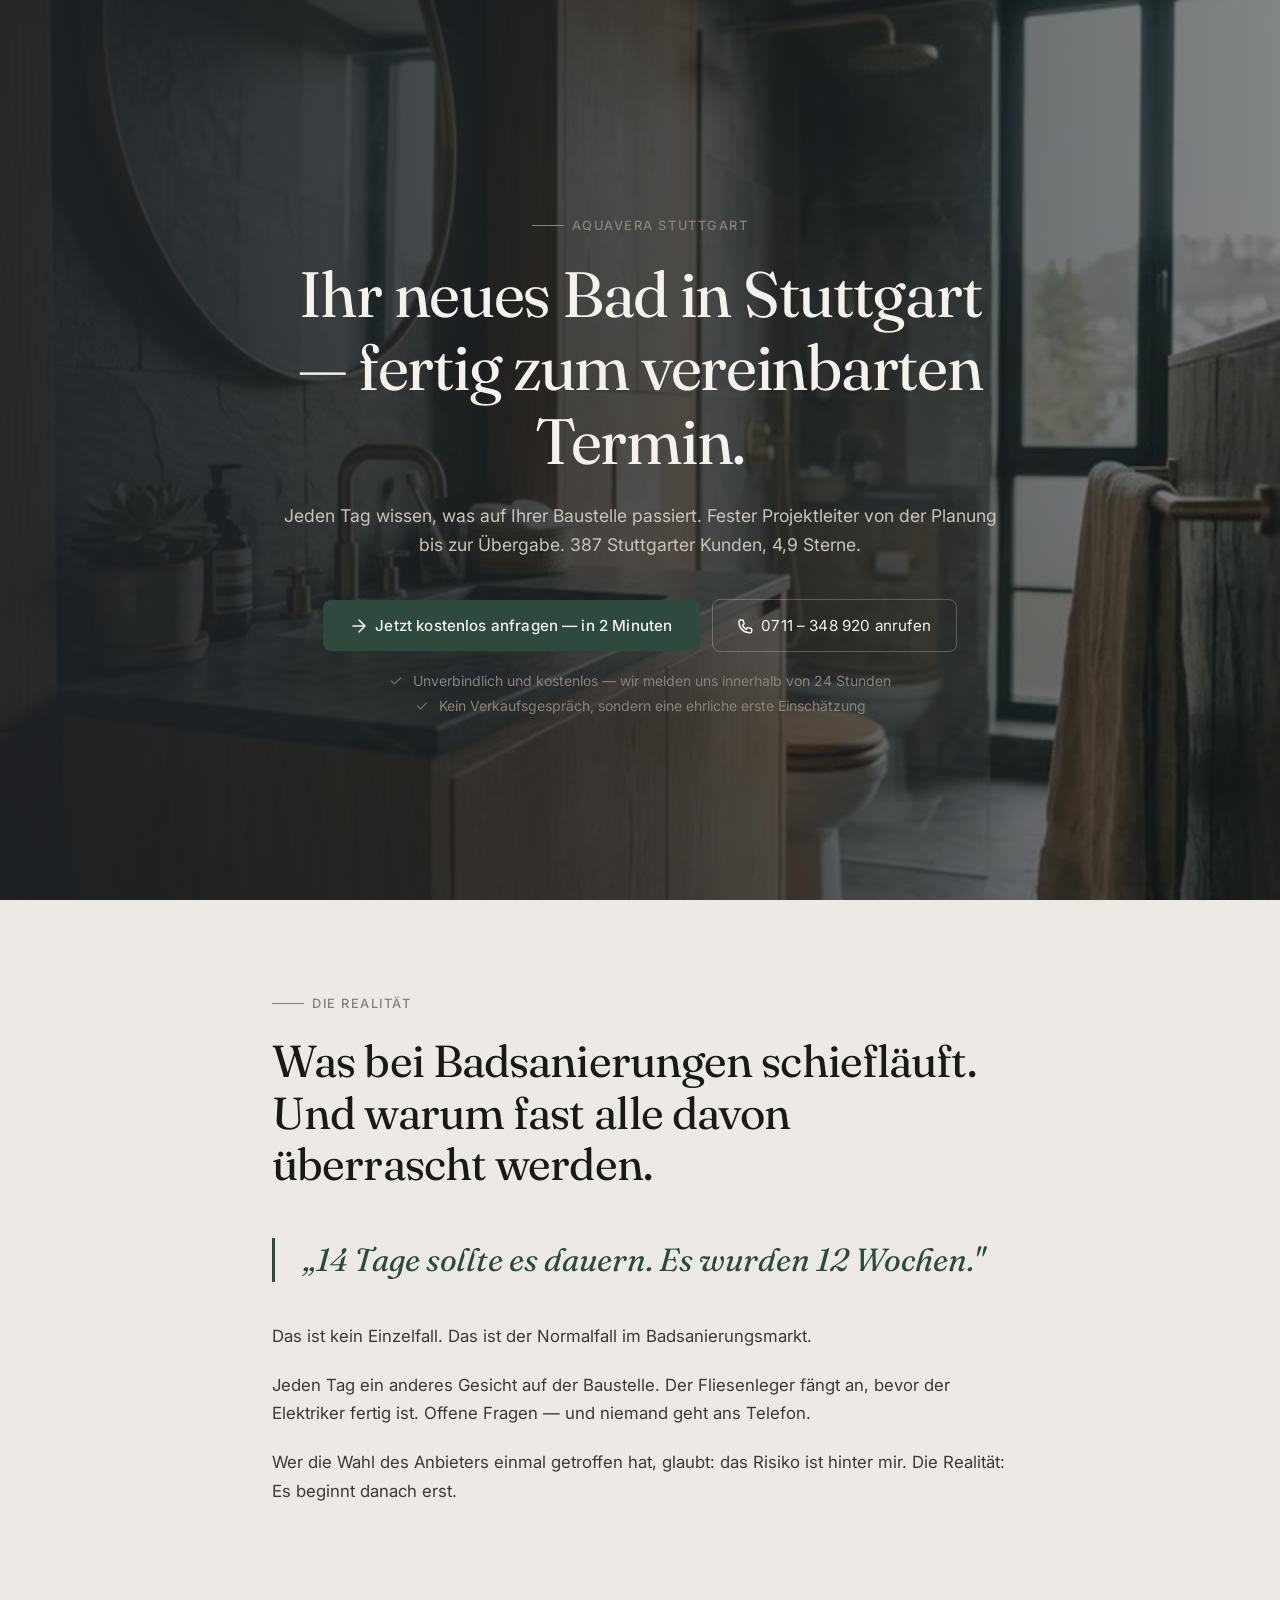
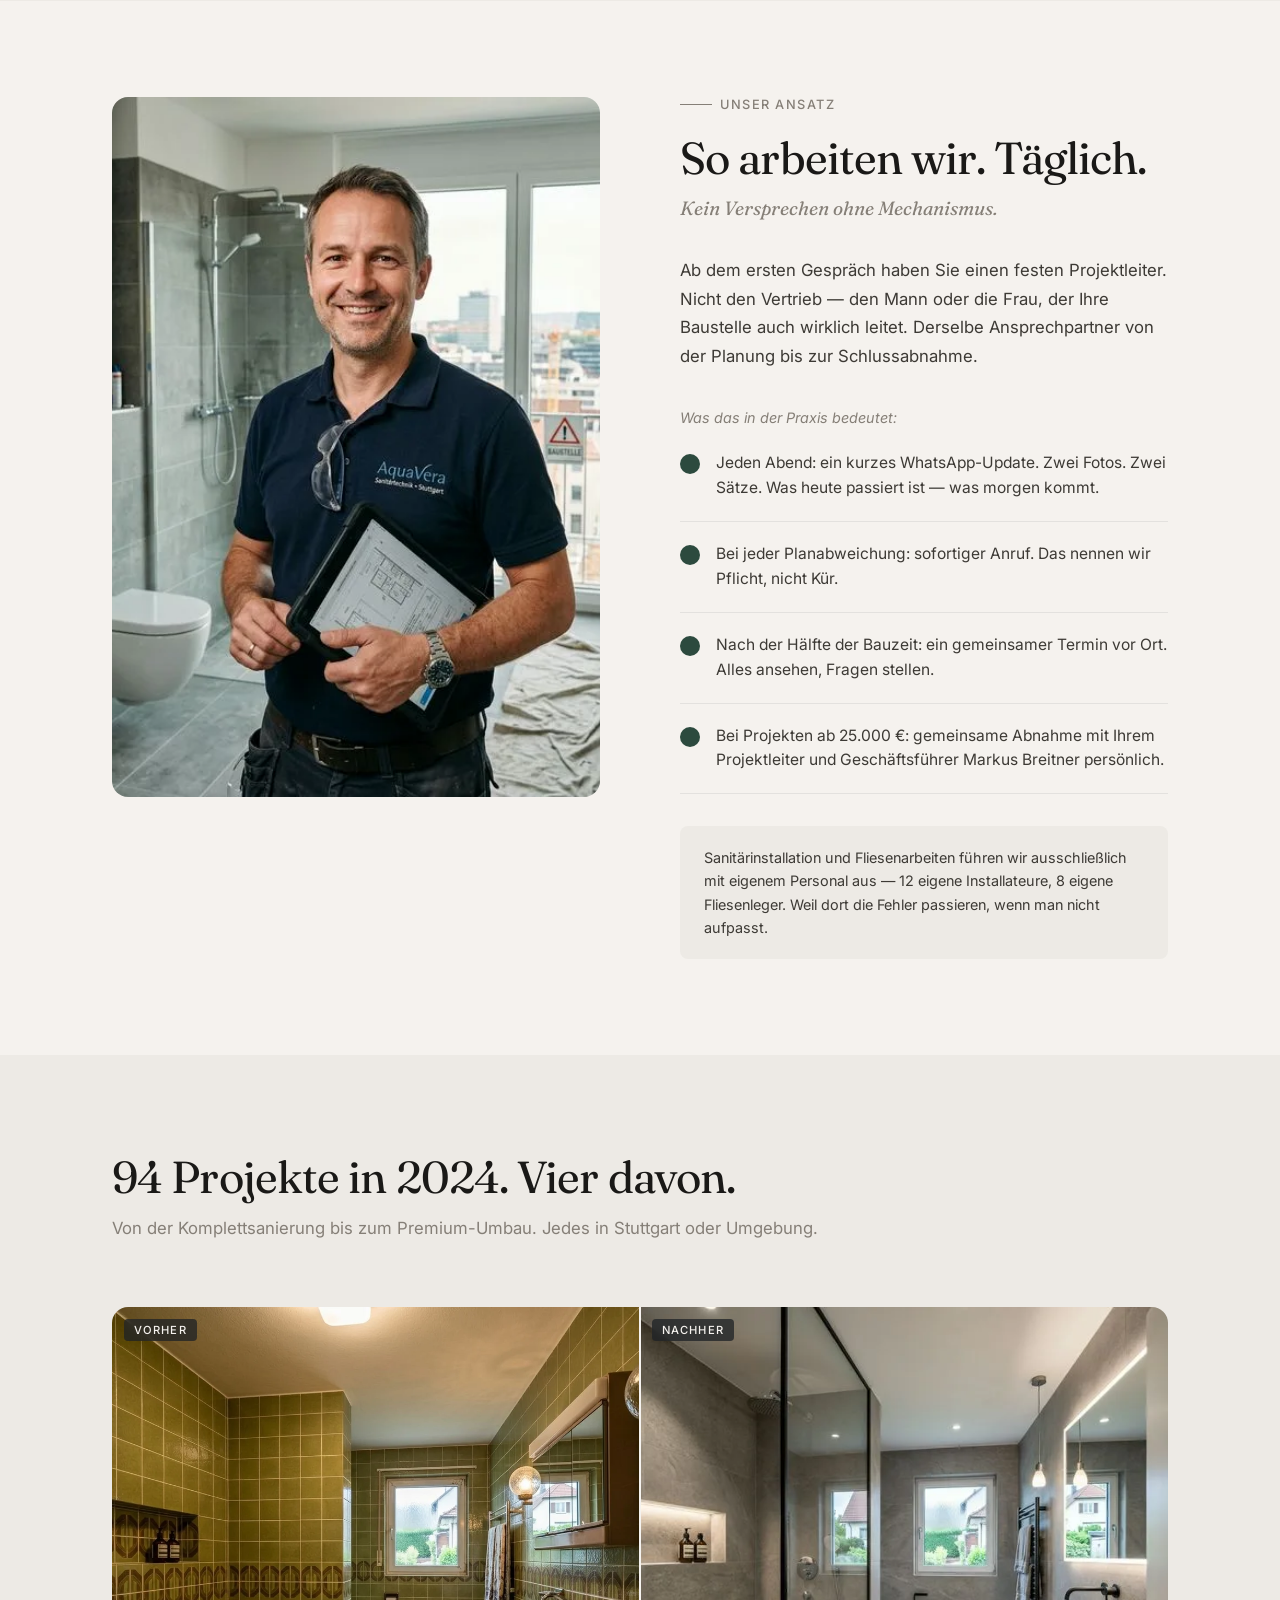
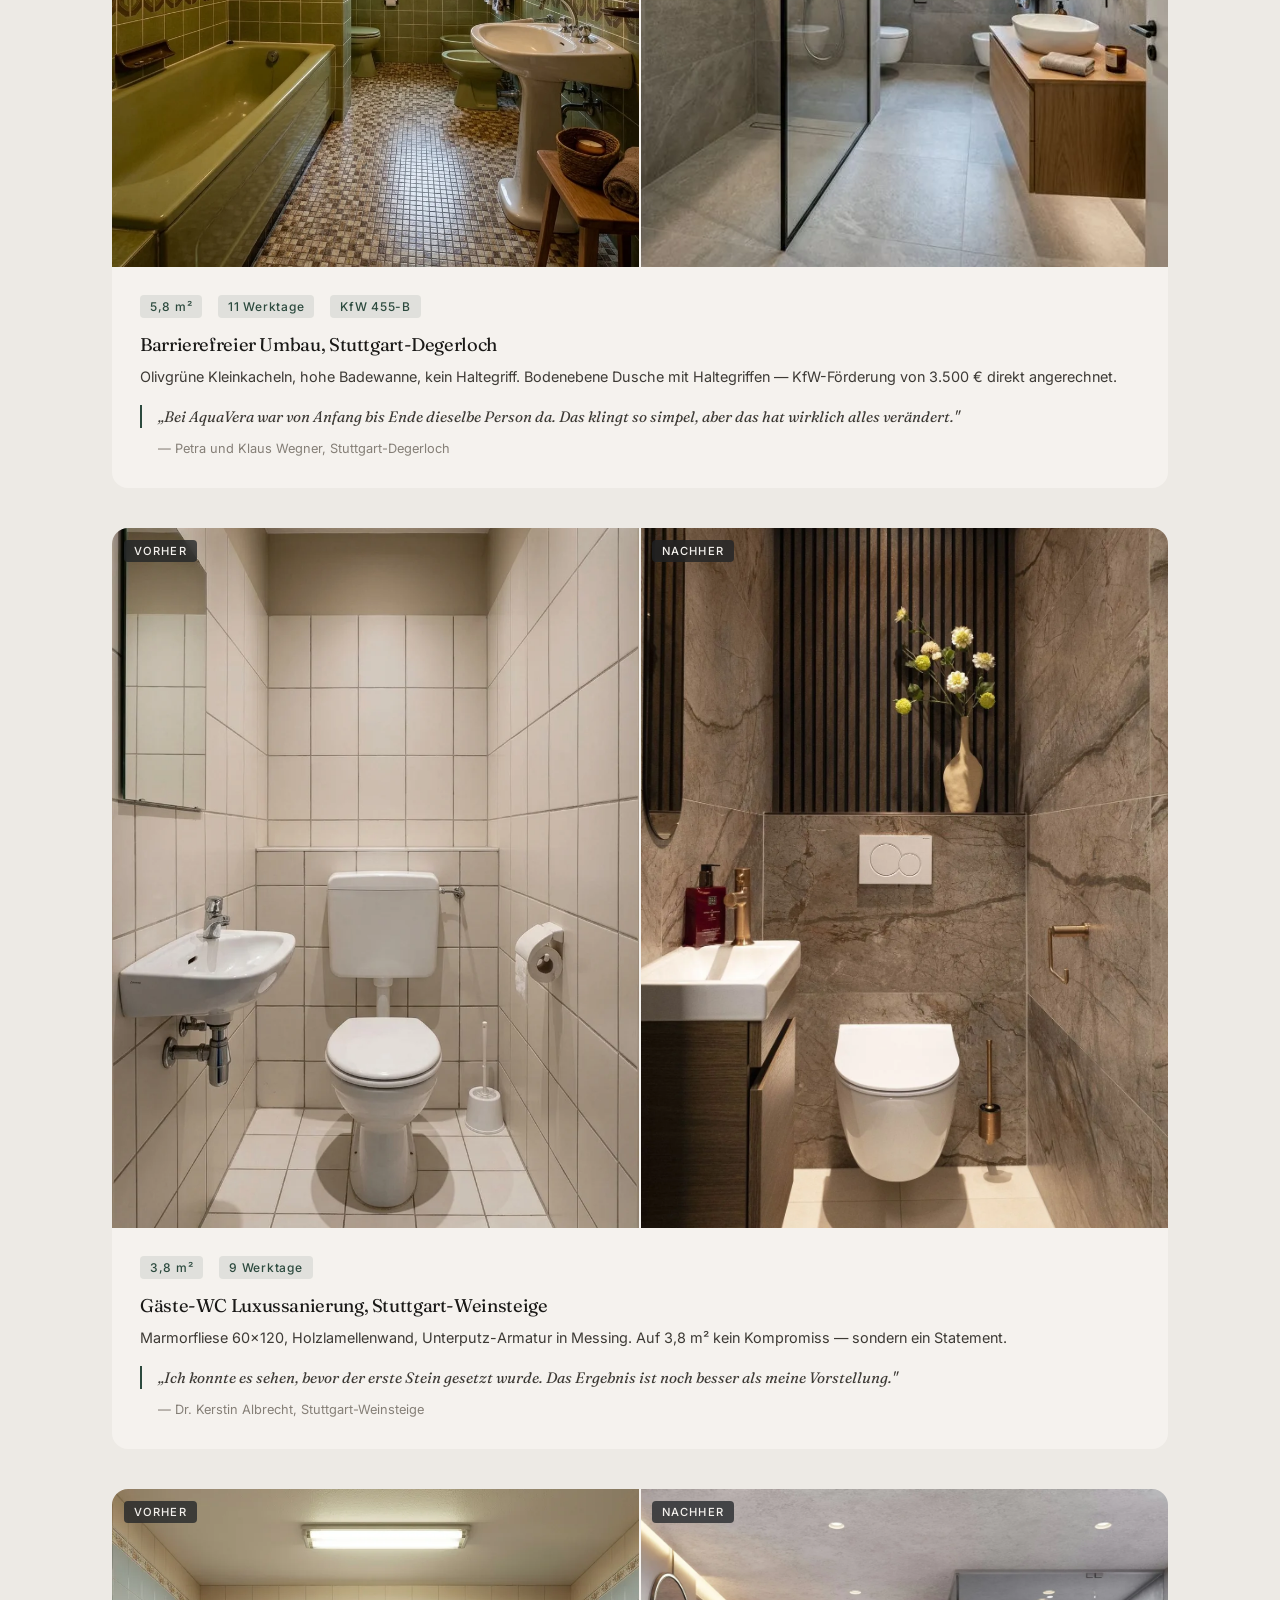
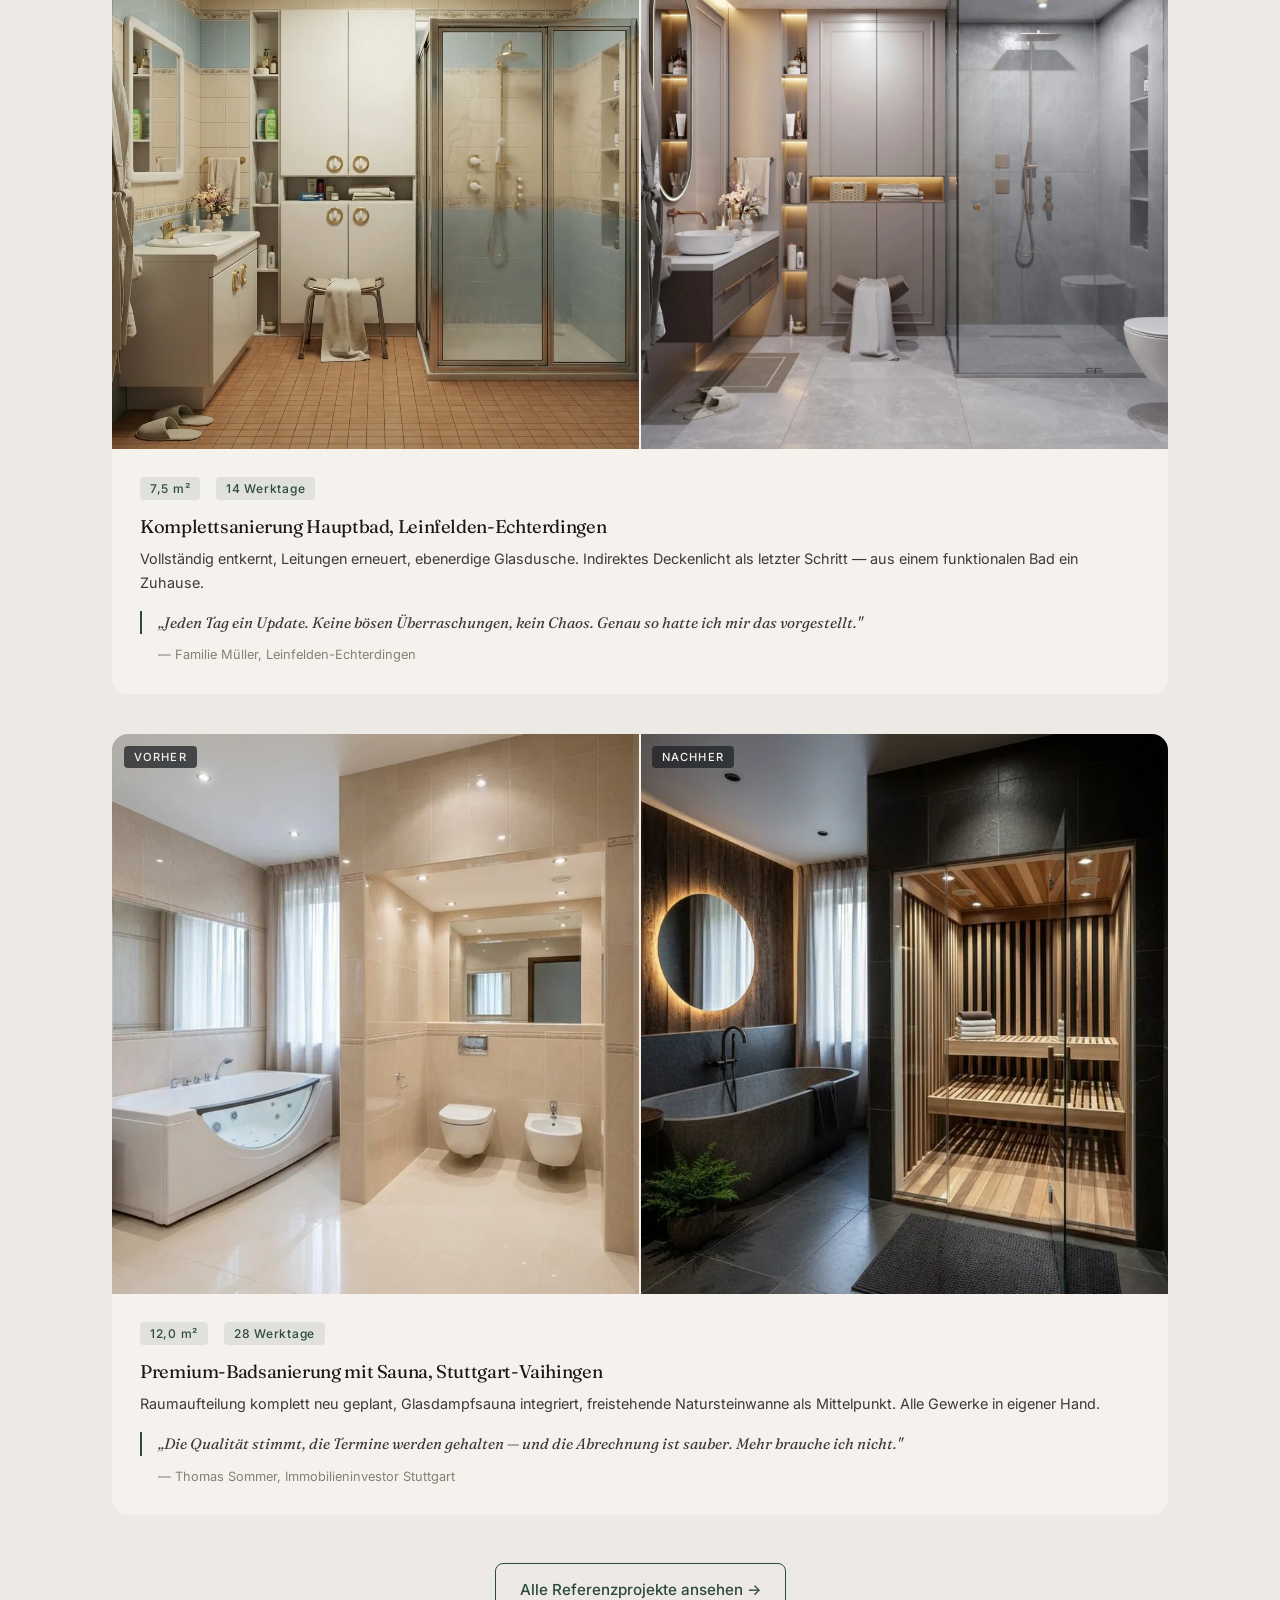
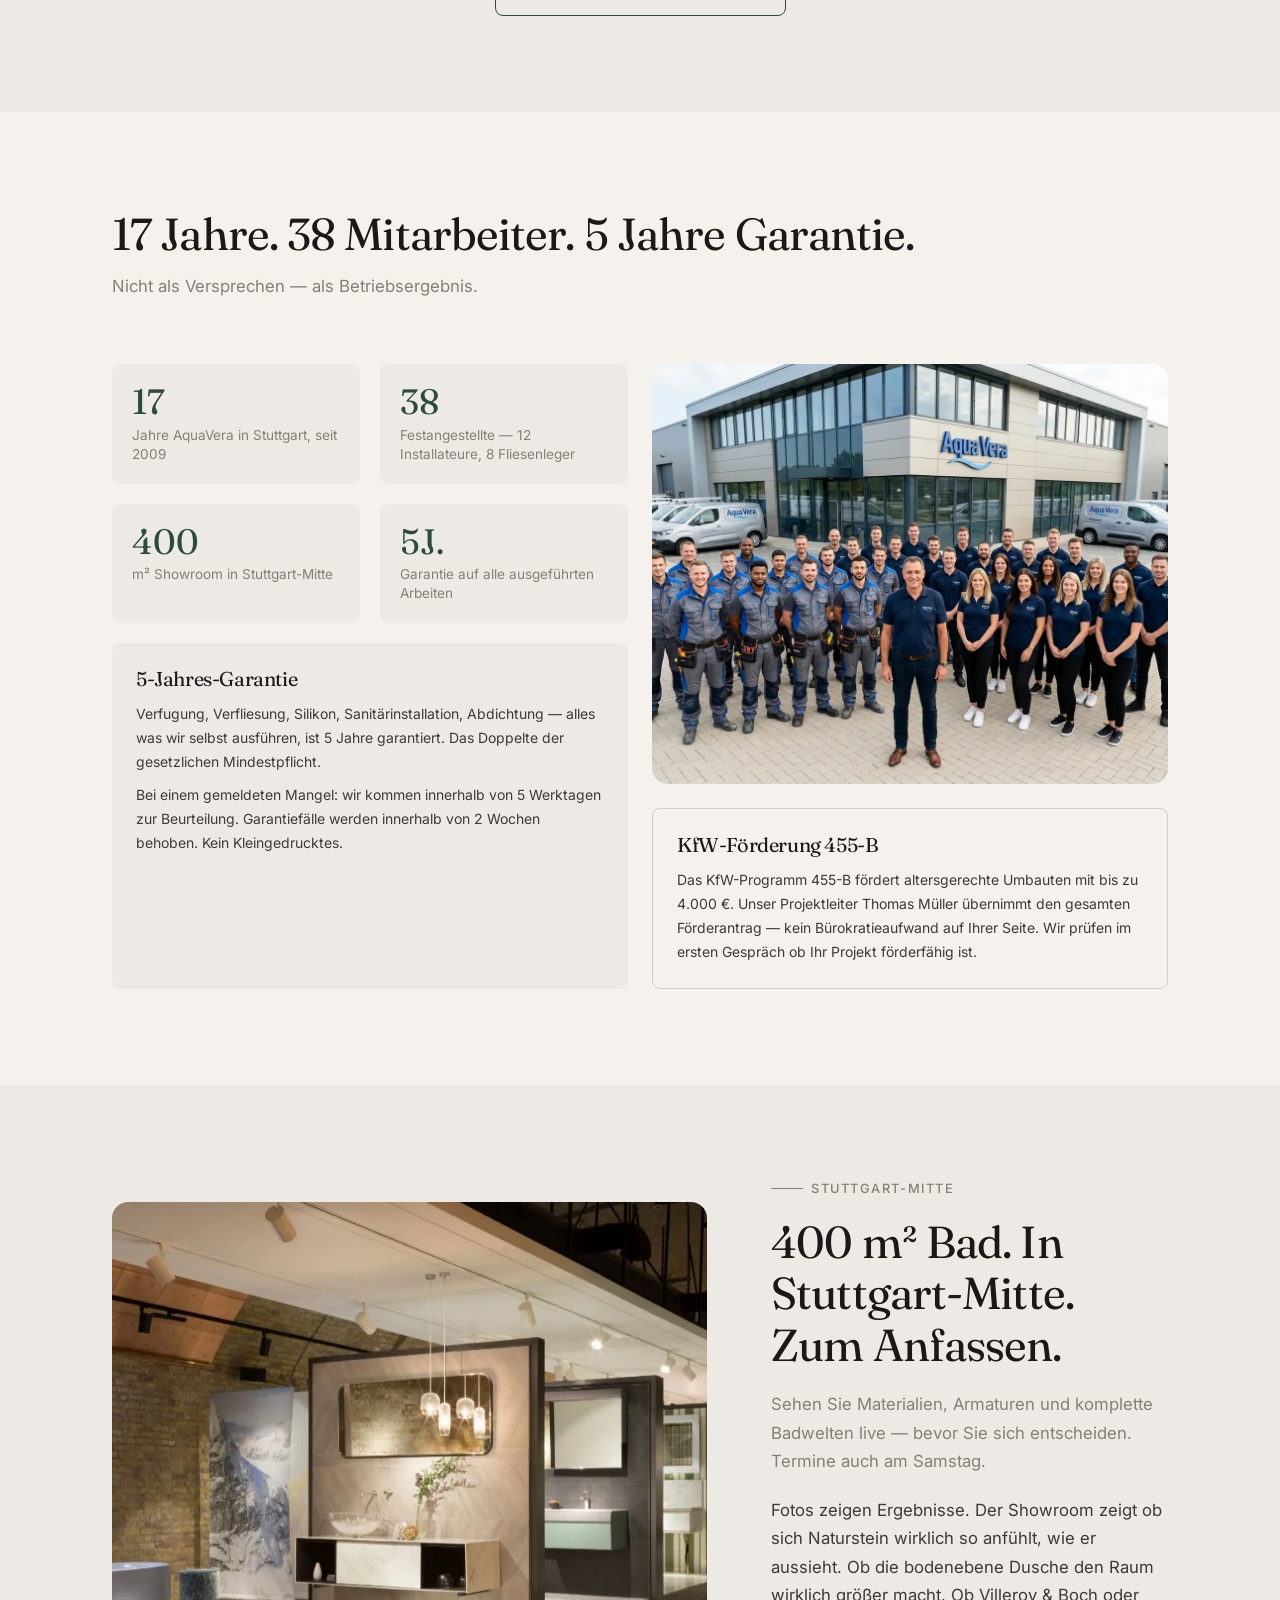
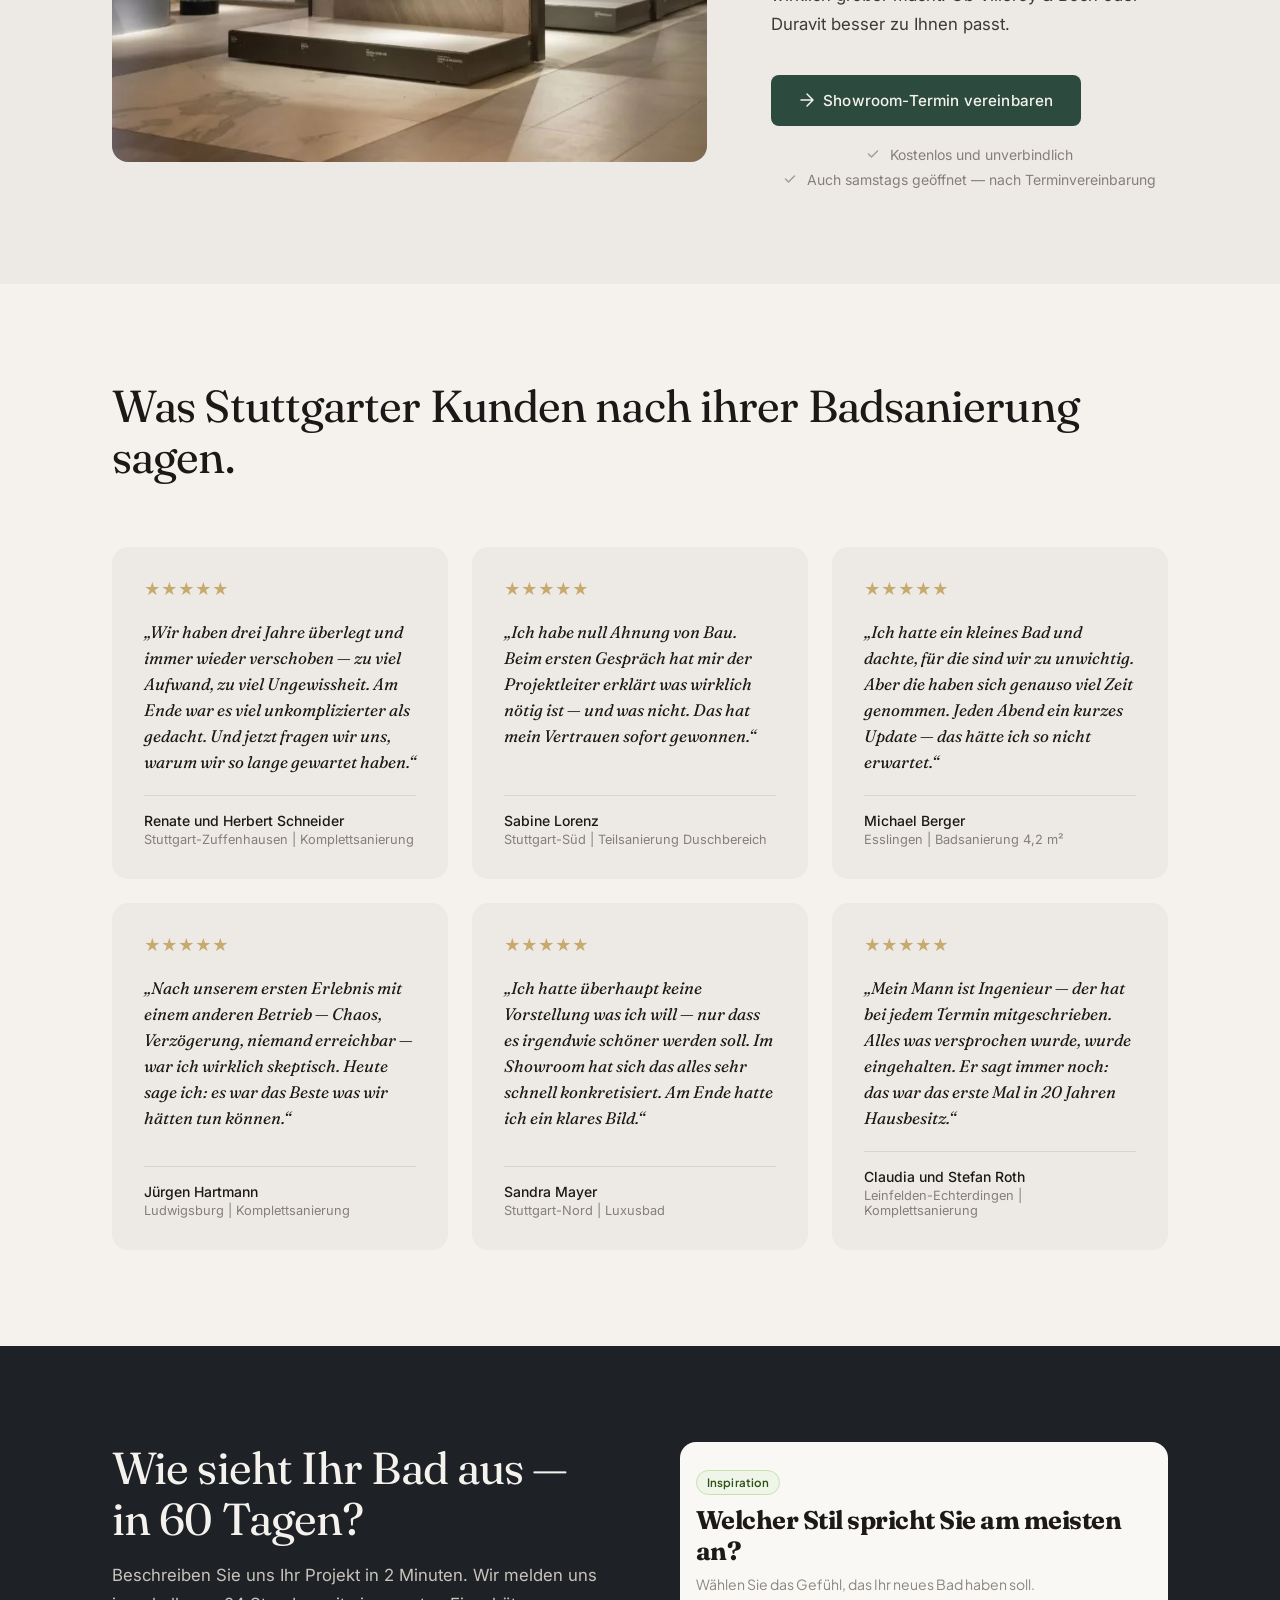
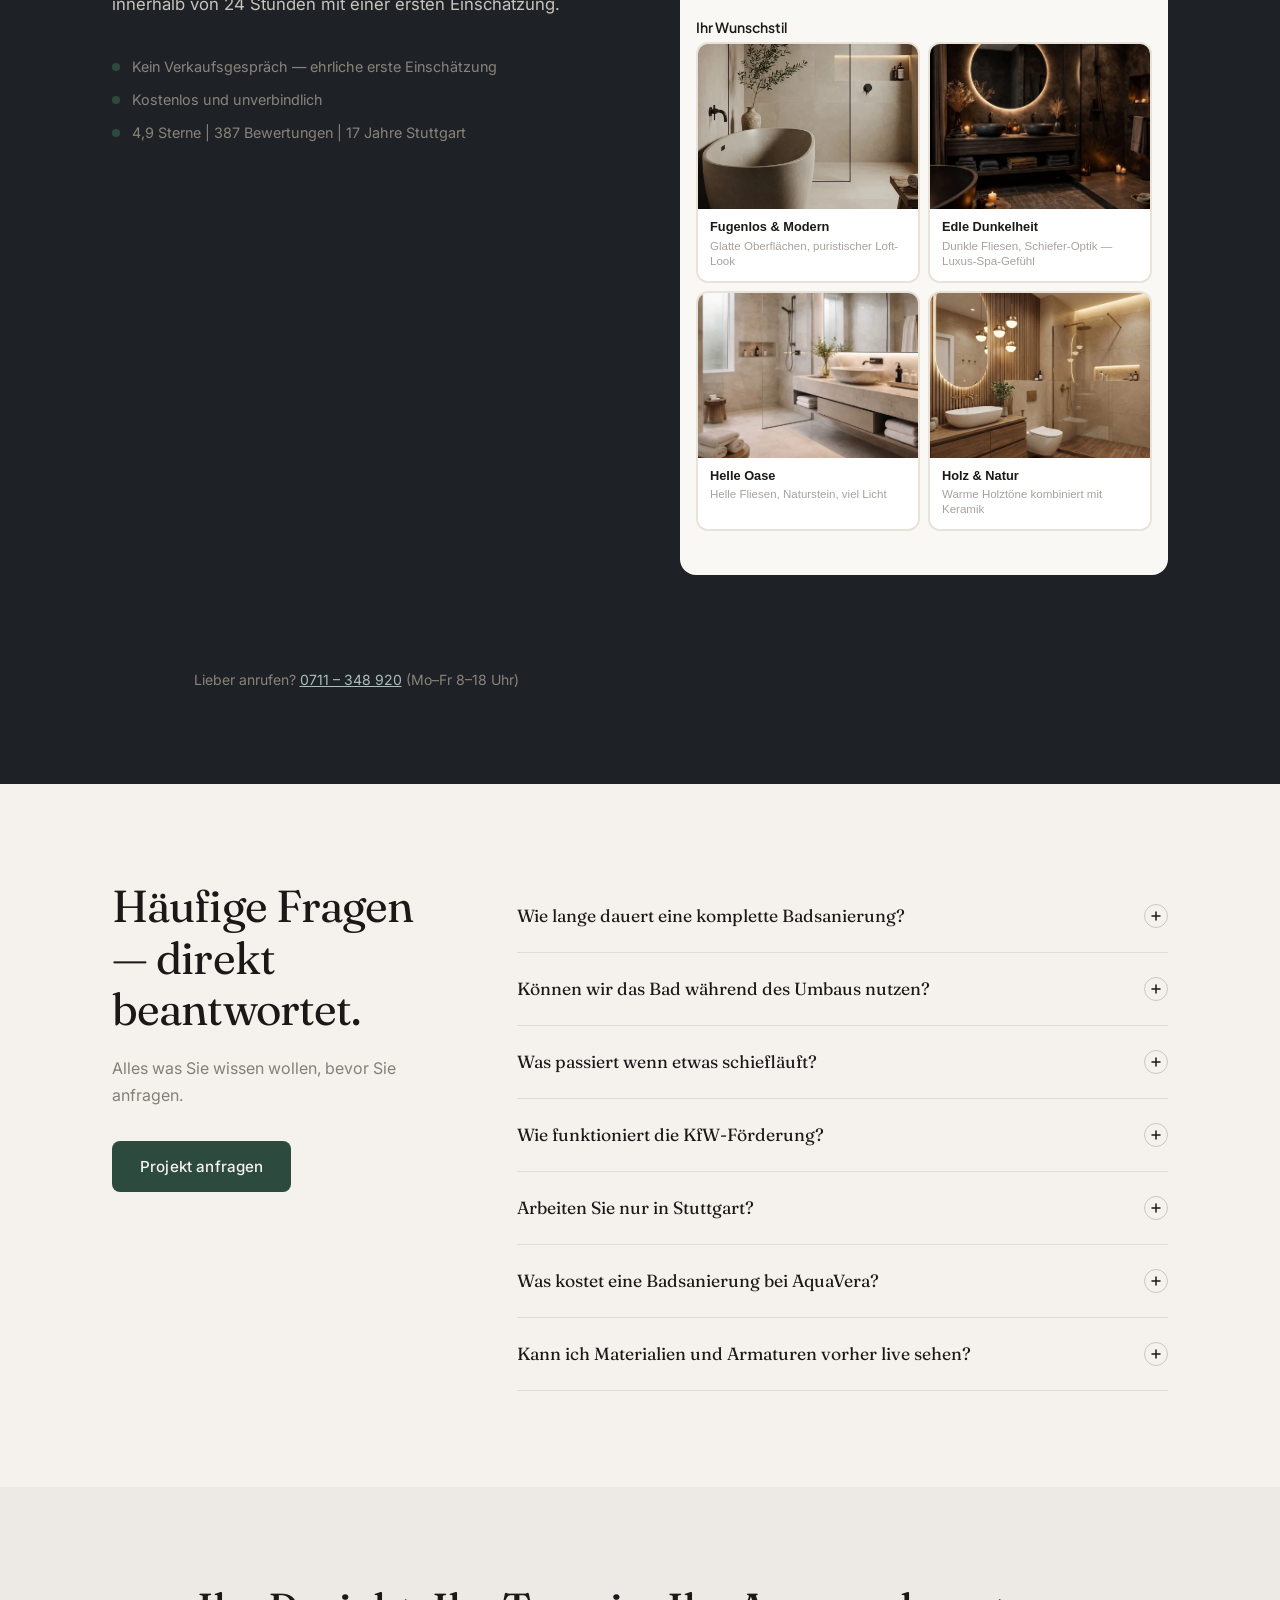
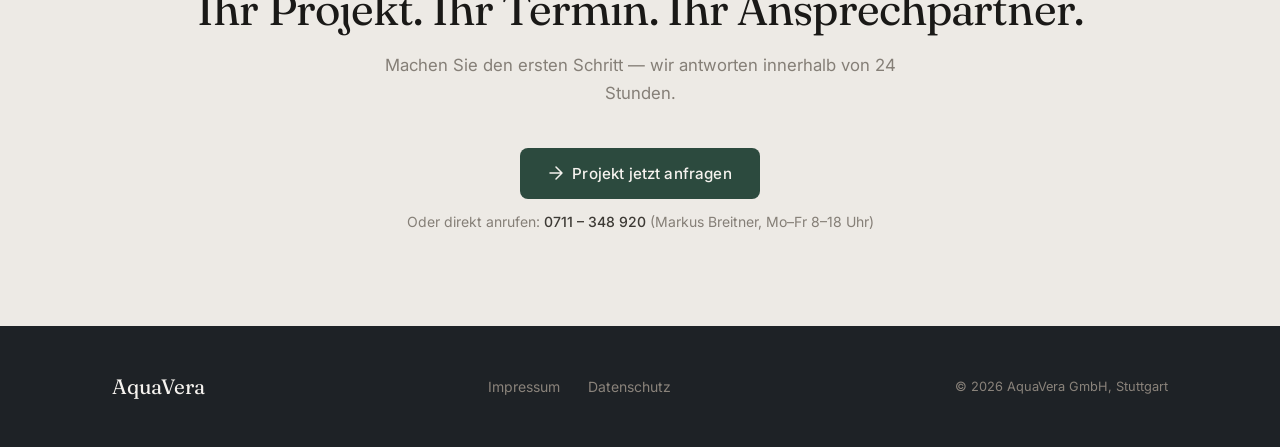
<file: index.html>
<!DOCTYPE html>
<html lang="de">
<head>
  <meta charset="UTF-8" />
  <meta name="viewport" content="width=device-width, initial-scale=1.0" />
  <title>AquaVera Stuttgart — Badsanierung mit festem Projektleiter</title>
  <meta name="description" content="AquaVera Stuttgart: Badsanierung mit festem Projektleiter. 387 Kunden, 4,9 Sterne, 5 Jahre Garantie. Jetzt kostenlos anfragen — Rückmeldung in 24 h." />
  <link rel="canonical" href="https://aquavera.vercel.app" />

  <!-- Open Graph -->
  <meta property="og:title" content="AquaVera Stuttgart — Ihr Bad fertig zum Termin" />
  <meta property="og:description" content="Badsanierung mit festem Projektleiter. 387 Stuttgarter Kunden, 4,9 Sterne, 5 Jahre Garantie. Kostenlos anfragen." />
  <meta property="og:image" content="https://aquavera.vercel.app/assets/hero.webp" />
  <meta property="og:url" content="https://aquavera.vercel.app" />
  <meta property="og:type" content="website" />
  <meta name="twitter:card" content="summary_large_image" />

  <!-- JSON-LD LocalBusiness -->
  <script type="application/ld+json">
  {
    "@context": "https://schema.org",
    "@type": "LocalBusiness",
    "name": "AquaVera GmbH",
    "url": "https://aquavera.vercel.app",
    "telephone": "+4971134892000",
    "address": {
      "@type": "PostalAddress",
      "addressLocality": "Stuttgart",
      "addressCountry": "DE"
    },
    "description": "AquaVera Stuttgart: Badsanierung mit festem Projektleiter. 387 Kunden, 4,9 Sterne, 5 Jahre Garantie."
  }
  </script>

  <!-- Favicon -->
  <link rel="icon" href="/favicon.svg" type="image/svg+xml" />
  <link rel="icon" href="/favicon.ico" sizes="any" />

  <!-- Preload Hero (LCP) -->
  <link rel="preload" as="image" href="assets/hero.webp" />
  <link rel="stylesheet" href="form-builder.css">

  <link rel="preconnect" href="https://fonts.googleapis.com" />
  <link rel="preconnect" href="https://fonts.gstatic.com" crossorigin />
  <link href="https://fonts.googleapis.com/css2?family=Fraunces:ital,opsz,wght@0,9..144,300;0,9..144,400;0,9..144,500;1,9..144,300;1,9..144,400&family=Inter:wght@300;400;500;600&display=swap" rel="stylesheet" />

  <style>
    /* ─── Design Tokens ─────────────────────────────────────────── */
    :root {
      --bg-01: #F5F2EE;
      --bg-02: #EDEAE5;
      --bg-03: #1E2226;
      --primary: #2C4A3E;
      --primary-hover: #243E33;
      --primary-active: #1A2E26;
      --text-heading-light: #1A1917;
      --text-body-light: #3D3A35;
      --text-muted-light: #857F77;
      --text-heading-dark: #F5F2EE;
      --text-body-dark: #C8C3BC;
      --text-muted-dark: #8A837B;
      --content-width: 1120px;
      --section-padding-v: 96px;
      --font-heading: "Fraunces", Georgia, serif;
      --font-body: "Inter", system-ui, sans-serif;
      --radius-sm: 4px;
      --radius-md: 8px;
      --radius-lg: 16px;
    }

    /* ─── Reset & Base ──────────────────────────────────────────── */
    *, *::before, *::after { box-sizing: border-box; margin: 0; padding: 0; }

    html { scroll-behavior: smooth; }
    @media (prefers-reduced-motion: reduce) { html { scroll-behavior: auto; } }

    body {
      font-family: var(--font-body);
      color: var(--text-body-light);
      background: var(--bg-01);
      -webkit-font-smoothing: antialiased;
      overflow-x: hidden;
    }

    /* ─── Layout Helpers ────────────────────────────────────────── */
    .container {
      max-width: var(--content-width);
      margin: 0 auto;
      padding: 0 32px;
    }

    section {
      padding: var(--section-padding-v) 0;
    }

    /* ─── Typography ────────────────────────────────────────────── */
    h1, h2, h3, h4 {
      font-family: var(--font-heading);
      font-weight: 400;
      line-height: 1.15;
      letter-spacing: -0.02em;
    }

    h1 { font-size: clamp(2.4rem, 5vw, 4rem); }
    h2 { font-size: clamp(1.9rem, 3.5vw, 3rem); }
    h3 { font-size: clamp(1.25rem, 2vw, 1.6rem); }

    p { line-height: 1.7; font-size: 1.05rem; }

    /* ─── Buttons ───────────────────────────────────────────────── */
    .btn-primary {
      display: inline-flex;
      align-items: center;
      gap: 8px;
      background: var(--primary);
      color: var(--text-heading-dark);
      font-family: var(--font-body);
      font-size: 0.95rem;
      font-weight: 500;
      padding: 16px 28px;
      border-radius: var(--radius-md);
      border: none;
      cursor: pointer;
      text-decoration: none;
      transition: background 0.2s ease, transform 0.15s ease, box-shadow 0.2s ease;
      letter-spacing: 0.01em;
    }
    .btn-primary:hover {
      background: var(--primary-hover);
      transform: translateY(-1px);
      box-shadow: 0 8px 24px rgba(44,74,62,0.35);
    }
    .btn-primary:active {
      background: var(--primary-active);
      transform: translateY(0);
    }

    .btn-ghost {
      display: inline-flex;
      align-items: center;
      gap: 8px;
      background: transparent;
      color: var(--text-heading-dark);
      font-family: var(--font-body);
      font-size: 0.95rem;
      font-weight: 400;
      padding: 16px 24px;
      border-radius: var(--radius-md);
      border: 1px solid rgba(245,242,238,0.25);
      cursor: pointer;
      text-decoration: none;
      transition: border-color 0.2s ease, background 0.2s ease;
      letter-spacing: 0.01em;
    }
    .btn-ghost:hover {
      border-color: rgba(245,242,238,0.5);
      background: rgba(245,242,238,0.06);
    }

    .btn-secondary {
      display: inline-flex;
      align-items: center;
      gap: 8px;
      background: transparent;
      color: var(--primary);
      font-family: var(--font-body);
      font-size: 0.95rem;
      font-weight: 500;
      padding: 16px 24px;
      border-radius: var(--radius-md);
      border: 1.5px solid var(--primary);
      cursor: pointer;
      text-decoration: none;
      transition: background 0.2s ease, color 0.2s ease;
    }
    .btn-secondary:hover {
      background: var(--primary);
      color: var(--text-heading-dark);
    }

    /* ─── Scroll Animations ─────────────────────────────────────── */
    .fade-in {
      opacity: 0;
      transform: translateY(24px);
      transition: opacity 0.6s ease-out, transform 0.6s ease-out;
    }
    .fade-in.visible {
      opacity: 1;
      transform: translateY(0);
    }
    .stagger > .fade-in:nth-child(1) { transition-delay: 0s; }
    .stagger > .fade-in:nth-child(2) { transition-delay: 0.1s; }
    .stagger > .fade-in:nth-child(3) { transition-delay: 0.2s; }
    .stagger > .fade-in:nth-child(4) { transition-delay: 0.3s; }
    .stagger > .fade-in:nth-child(5) { transition-delay: 0.4s; }
    .stagger > .fade-in:nth-child(6) { transition-delay: 0.5s; }

    @media (prefers-reduced-motion: reduce) {
      .fade-in { opacity: 1; transform: none; transition: none; }
    }

    /* ─── Image Placeholder ─────────────────────────────────────── */
    .img-placeholder {
      background: var(--bg-02);
      display: flex;
      align-items: center;
      justify-content: center;
      color: var(--text-muted-light);
      font-family: var(--font-body);
      font-size: 13px;
      border-radius: var(--radius-md);
      width: 100%;
    }

    /* ─── FUD Puffer ────────────────────────────────────────────── */
    .fud-list {
      display: flex;
      flex-direction: column;
      gap: 8px;
      margin-top: 20px;
      align-items: center;
    }
    .fud-item {
      display: flex;
      align-items: center;
      gap: 10px;
      font-size: 0.875rem;
      color: var(--text-muted-dark);
    }
    .fud-item svg { flex-shrink: 0; opacity: 0.7; }

    /* ══════════════════════════════════════════════════════════════
       SEKTION 1 — HERO
    ══════════════════════════════════════════════════════════════ */
    .hero {
      background: var(--bg-03);
      min-height: 100svh;
      display: flex;
      align-items: center;
      position: relative;
      overflow: hidden;
      padding: 120px 0 96px;
    }

    .hero-bg {
      position: absolute;
      inset: 0;
      z-index: 0;
    }
    .hero-bg img {
      width: 100%;
      height: 100%;
      object-fit: cover;
      animation: kenBurns 8000ms cubic-bezier(0.16, 1, 0.3, 1) infinite alternate;
      transform-origin: center center;
    }
    .hero-bg::after {
      content: '';
      position: absolute;
      inset: 0;
      background: linear-gradient(
        to right,
        rgba(30,34,38,0.92) 0%,
        rgba(30,34,38,0.78) 50%,
        rgba(30,34,38,0.55) 100%
      );
    }
    .hero-bg-placeholder {
      width: 100%;
      height: 100%;
      background: linear-gradient(135deg, #1E2226 0%, #2C4A3E 100%);
    }

    @keyframes kenBurns {
      from { transform: scale(1.0) translate(0, 0); transform-origin: center center; }
      to   { transform: scale(1.08) translate(-2%, 2%); transform-origin: 35% 60%; }
    }
    @media (prefers-reduced-motion: reduce) {
      .hero-bg img { animation: none; }
    }

    .hero .container {
      position: relative;
      z-index: 1;
      display: flex;
      flex-direction: column;
      align-items: center;
      text-align: center;
    }

    .hero-content { max-width: 720px; }

    .hero-eyebrow {
      display: inline-flex;
      align-items: center;
      gap: 8px;
      font-size: 0.8rem;
      font-weight: 500;
      letter-spacing: 0.12em;
      text-transform: uppercase;
      color: var(--text-muted-dark);
      margin-bottom: 24px;
    }
    .hero-eyebrow::before {
      content: '';
      display: block;
      width: 32px;
      height: 1px;
      background: var(--text-muted-dark);
    }

    .hero h1 {
      color: var(--text-heading-dark);
      margin-bottom: 24px;
    }

    .hero-sub {
      font-size: 1.1rem;
      color: var(--text-body-dark);
      line-height: 1.65;
      margin-bottom: 40px;
    }

    .hero-ctas {
      display: flex;
      flex-wrap: wrap;
      gap: 12px;
      align-items: center;
      justify-content: center;
    }

    /* ══════════════════════════════════════════════════════════════
       SEKTION 2 — DAS PROBLEM
    ══════════════════════════════════════════════════════════════ */
    .problem {
      background: var(--bg-02);
    }

    .problem .container {
      max-width: 800px;
    }

    .problem-eyebrow {
      font-size: 0.8rem;
      font-weight: 500;
      letter-spacing: 0.12em;
      text-transform: uppercase;
      color: var(--text-muted-light);
      margin-bottom: 24px;
      display: flex;
      align-items: center;
      gap: 8px;
    }
    .problem-eyebrow::before {
      content: '';
      display: block;
      width: 32px;
      height: 1px;
      background: var(--text-muted-light);
    }

    .problem h2 {
      color: var(--text-heading-light);
      margin-bottom: 48px;
    }

    .problem-quote {
      font-family: var(--font-heading);
      font-size: clamp(1.4rem, 2.5vw, 2rem);
      font-style: italic;
      color: var(--primary);
      border-left: 3px solid var(--primary);
      padding-left: 28px;
      margin-bottom: 40px;
      line-height: 1.4;
    }

    .problem-body p {
      color: var(--text-body-light);
      margin-bottom: 20px;
    }
    .problem-body p:last-child { margin-bottom: 0; }

    /* ══════════════════════════════════════════════════════════════
       SEKTION 3 — DIE AQUAVERA-ANTWORT
    ══════════════════════════════════════════════════════════════ */
    .answer {
      background: var(--bg-01);
    }

    .answer .container {
      display: grid;
      grid-template-columns: 1fr 1fr;
      gap: 80px;
      align-items: start;
    }

    .answer-image {
      position: sticky;
      top: 96px;
    }
    .answer-image img {
      width: 100%;
      aspect-ratio: 4/5;
      object-fit: cover;
      border-radius: var(--radius-lg);
    }
    .answer-image .img-placeholder {
      aspect-ratio: 4/5;
    }

    .answer-eyebrow {
      font-size: 0.8rem;
      font-weight: 500;
      letter-spacing: 0.12em;
      text-transform: uppercase;
      color: var(--text-muted-light);
      margin-bottom: 20px;
      display: flex;
      align-items: center;
      gap: 8px;
    }
    .answer-eyebrow::before {
      content: '';
      display: block;
      width: 32px;
      height: 1px;
      background: var(--text-muted-light);
    }

    .answer h2 {
      color: var(--text-heading-light);
      margin-bottom: 8px;
    }
    .answer-sub {
      font-family: var(--font-heading);
      font-style: italic;
      font-size: 1.2rem;
      color: var(--text-muted-light);
      margin-bottom: 32px;
    }

    .answer-intro {
      color: var(--text-body-light);
      margin-bottom: 36px;
    }

    .answer-list {
      list-style: none;
      display: flex;
      flex-direction: column;
      gap: 0;
    }
    .answer-list li {
      display: flex;
      gap: 16px;
      padding: 20px 0;
      border-bottom: 1px solid rgba(30,34,38,0.08);
      font-size: 0.975rem;
      color: var(--text-body-light);
      line-height: 1.6;
    }
    .answer-list li:first-child { padding-top: 0; }
    .answer-list li::before {
      content: '';
      display: block;
      width: 20px;
      height: 20px;
      min-width: 20px;
      background: var(--primary);
      border-radius: 50%;
      margin-top: 3px;
    }

    .answer-note {
      margin-top: 32px;
      padding: 20px 24px;
      background: var(--bg-02);
      border-radius: var(--radius-md);
      font-size: 0.9rem;
      color: var(--text-body-light);
      line-height: 1.6;
    }

    /* ══════════════════════════════════════════════════════════════
       SEKTION 4 — PROJEKTE
    ══════════════════════════════════════════════════════════════ */
    .projects {
      background: var(--bg-02);
    }

    .projects-header {
      margin-bottom: 64px;
    }
    .projects-header h2 { color: var(--text-heading-light); margin-bottom: 12px; }
    .projects-header p { color: var(--text-muted-light); font-size: 1.05rem; }

    .projects-grid {
      display: grid;
      grid-template-columns: 1fr;
      gap: 40px;
    }

    .project-card {
      background: var(--bg-01);
      border-radius: var(--radius-lg);
      overflow: hidden;
    }

    .project-images {
      display: grid;
      grid-template-columns: 1fr 1fr;
      gap: 2px;
      position: relative;
    }
    .project-images img {
      width: 100%;
      aspect-ratio: 1/1;
      object-fit: cover;
      display: block;
    }
    .project-images .img-placeholder {
      aspect-ratio: 1/1;
      border-radius: 0;
    }
    /* Projekt 2: hochkant, unterer Bereich */
    .project-images-portrait img {
      aspect-ratio: 4/5;
      object-position: center bottom;
    }
    .project-images-portrait .img-placeholder {
      aspect-ratio: 4/5;
    }
    .before-after-label {
      position: absolute;
      top: 12px;
      left: 12px;
      background: rgba(30,34,38,0.75);
      color: var(--text-heading-dark);
      font-size: 0.7rem;
      font-weight: 500;
      letter-spacing: 0.1em;
      text-transform: uppercase;
      padding: 4px 10px;
      border-radius: var(--radius-sm);
      backdrop-filter: blur(4px);
    }
    .after-label {
      left: calc(50% + 12px);
    }

    .project-body { padding: 28px; }

    .project-meta {
      display: flex;
      gap: 16px;
      margin-bottom: 16px;
      flex-wrap: wrap;
    }
    .project-tag {
      font-size: 0.75rem;
      font-weight: 500;
      letter-spacing: 0.06em;
      color: var(--primary);
      background: rgba(44,74,62,0.1);
      padding: 4px 10px;
      border-radius: var(--radius-sm);
    }

    .project-card h3 {
      color: var(--text-heading-light);
      font-size: 1.15rem;
      margin-bottom: 10px;
    }

    .project-description {
      font-size: 0.9rem;
      color: var(--text-body-light);
      margin-bottom: 16px;
      line-height: 1.65;
    }

    .project-quote {
      font-family: var(--font-heading);
      font-style: italic;
      font-size: 0.95rem;
      color: var(--text-body-light);
      border-left: 2px solid var(--primary);
      padding-left: 16px;
      line-height: 1.55;
      margin-bottom: 10px;
    }
    .project-author {
      font-size: 0.8rem;
      color: var(--text-muted-light);
      padding-left: 18px;
    }

    .projects-cta {
      margin-top: 48px;
      text-align: center;
    }

    /* ══════════════════════════════════════════════════════════════
       SEKTION 5 — VERTRAUEN
    ══════════════════════════════════════════════════════════════ */
    .trust {
      background: var(--bg-01);
    }

    .trust-header { margin-bottom: 64px; }
    .trust-header h2 { color: var(--text-heading-light); margin-bottom: 12px; }
    .trust-header p { color: var(--text-muted-light); font-size: 1.05rem; }

    .trust-grid {
      display: grid;
      grid-template-columns: 1fr 1fr;
      gap: 24px;
      align-items: stretch;
    }

    .trust-numbers {
      display: grid;
      grid-template-columns: 1fr 1fr;
      gap: 20px;
    }
    .trust-number-item {
      padding: 20px;
      background: var(--bg-02);
      border-radius: var(--radius-md);
    }
    .trust-number {
      font-family: var(--font-heading);
      font-size: 2.2rem;
      font-weight: 400;
      color: var(--primary);
      line-height: 1;
      margin-bottom: 6px;
    }
    .trust-number-label {
      font-size: 0.85rem;
      color: var(--text-muted-light);
      line-height: 1.4;
    }

    .trust-left { display: flex; flex-direction: column; gap: 20px; }
    .trust-right { display: flex; flex-direction: column; gap: 20px; }
    .trust-left .trust-guarantee { flex: 1; }
    .trust-right .trust-kfw { flex: 1; }

    .trust-team img {
      width: 100%;
      aspect-ratio: 4/3;
      object-fit: cover;
      border-radius: var(--radius-lg);
    }
    .trust-team .img-placeholder { aspect-ratio: 4/3; }

    .trust-guarantee {
      padding: 24px;
      background: var(--bg-02);
      border-radius: var(--radius-md);
    }
    .trust-guarantee h3 {
      color: var(--text-heading-light);
      font-size: 1.25rem;
      margin-bottom: 12px;
    }
    .trust-guarantee p {
      font-size: 0.875rem;
      color: var(--text-body-light);
      margin-bottom: 10px;
    }
    .trust-guarantee p:last-child { margin-bottom: 0; }

    .trust-kfw {
      padding: 24px;
      border: 1.5px solid rgba(44,74,62,0.2);
      border-radius: var(--radius-md);
    }
    .trust-kfw h3 {
      color: var(--text-heading-light);
      font-size: 1.25rem;
      margin-bottom: 12px;
    }
    .trust-kfw p {
      font-size: 0.875rem;
      color: var(--text-body-light);
    }

    /* ══════════════════════════════════════════════════════════════
       SEKTION 6 — SHOWROOM
    ══════════════════════════════════════════════════════════════ */
    .showroom {
      background: var(--bg-02);
    }

    .showroom .container {
      display: grid;
      grid-template-columns: 3fr 2fr;
      gap: 64px;
      align-items: center;
    }

    .showroom-image img {
      width: 100%;
      aspect-ratio: 5/4;
      object-fit: cover;
      border-radius: var(--radius-lg);
    }
    .showroom-image .img-placeholder { aspect-ratio: 5/4; }

    .showroom-eyebrow {
      font-size: 0.8rem;
      font-weight: 500;
      letter-spacing: 0.12em;
      text-transform: uppercase;
      color: var(--text-muted-light);
      margin-bottom: 20px;
      display: flex;
      align-items: center;
      gap: 8px;
    }
    .showroom-eyebrow::before {
      content: '';
      width: 32px;
      height: 1px;
      background: var(--text-muted-light);
      display: block;
    }

    .showroom h2 {
      color: var(--text-heading-light);
      margin-bottom: 20px;
    }
    .showroom-sub {
      font-size: 1.05rem;
      color: var(--text-muted-light);
      margin-bottom: 20px;
    }
    .showroom-body {
      color: var(--text-body-light);
      margin-bottom: 36px;
    }

    .showroom-fud { margin-top: 20px; }
    .showroom-fud .fud-item { color: var(--text-muted-light); }
    .showroom-fud .fud-item svg path { stroke: var(--text-muted-light); }

    /* ══════════════════════════════════════════════════════════════
       SEKTION 7 — KUNDENSTIMMEN
    ══════════════════════════════════════════════════════════════ */
    .testimonials {
      background: var(--bg-01);
    }

    .testimonials-header { margin-bottom: 64px; }
    .testimonials-header h2 { color: var(--text-heading-light); }

    .testimonials-grid {
      display: grid;
      grid-template-columns: repeat(3, 1fr);
      gap: 24px;
    }

    .testimonial-card {
      background: var(--bg-02);
      border-radius: var(--radius-lg);
      padding: 32px;
      display: flex;
      flex-direction: column;
      gap: 20px;
    }

    .testimonial-stars {
      display: flex;
      gap: 3px;
      color: #C8A96E;
    }

    .testimonial-quote {
      font-family: var(--font-heading);
      font-style: italic;
      font-size: 1.05rem;
      color: var(--text-heading-light);
      line-height: 1.55;
      flex: 1;
    }
    .testimonial-quote::before { content: '\201E'; }
    .testimonial-quote::after  { content: '\201C'; }

    .testimonial-meta { border-top: 1px solid rgba(30,34,38,0.1); padding-top: 16px; }
    .testimonial-name {
      font-size: 0.875rem;
      font-weight: 500;
      color: var(--text-heading-light);
      margin-bottom: 3px;
    }
    .testimonial-type {
      font-size: 0.8rem;
      color: var(--text-muted-light);
    }

    /* ══════════════════════════════════════════════════════════════
       SEKTION 8 — LEAD-FORMULAR
    ══════════════════════════════════════════════════════════════ */
    .lead-form {
      background: var(--bg-03);
    }

    .lead-form .container {
      display: grid;
      grid-template-columns: 1fr 1fr;
      gap: 80px;
      align-items: start;
    }

    .lead-form-intro h2 {
      color: var(--text-heading-dark);
      margin-bottom: 16px;
    }
    .lead-form-intro p {
      color: var(--text-body-dark);
      font-size: 1.05rem;
      margin-bottom: 40px;
    }

    .lead-proof {
      display: flex;
      flex-direction: column;
      gap: 16px;
    }
    .lead-proof-item {
      display: flex;
      align-items: center;
      gap: 12px;
      font-size: 0.9rem;
      color: var(--text-muted-dark);
    }
    .lead-proof-dot {
      width: 8px;
      height: 8px;
      min-width: 8px;
      border-radius: 50%;
      background: var(--primary);
    }

    .form-card {
      background: var(--bg-01);
      border-radius: var(--radius-lg);
      padding: 40px;
    }

    .form-progress {
      height: 3px;
      background: var(--bg-02);
      border-radius: 99px;
      margin-bottom: 32px;
      overflow: hidden;
    }
    .form-progress-fill {
      height: 100%;
      background: var(--primary);
      border-radius: 99px;
      transition: width 0.4s cubic-bezier(0.16, 1, 0.3, 1);
      width: 20%;
    }

    .form-step-label {
      font-size: 0.75rem;
      font-weight: 500;
      letter-spacing: 0.1em;
      text-transform: uppercase;
      color: var(--text-muted-light);
      margin-bottom: 12px;
    }
    .form-step-title {
      font-family: var(--font-heading);
      font-size: 1.3rem;
      color: var(--text-heading-light);
      margin-bottom: 28px;
    }

    .form-step { display: none; }
    .form-step.active { display: block; }

    /* Style tiles */
    .style-tiles {
      display: grid;
      grid-template-columns: 1fr 1fr;
      gap: 12px;
      margin-bottom: 24px;
    }
    .style-tile {
      border: 2px solid transparent;
      border-radius: var(--radius-md);
      overflow: hidden;
      cursor: pointer;
      background: var(--bg-02);
      transition: border-color 0.2s ease, transform 0.15s ease;
      text-align: left;
    }
    .style-tile:hover { transform: translateY(-2px); }
    .style-tile.selected {
      border-color: var(--primary);
    }
    .style-tile img {
      width: 100%;
      aspect-ratio: 3/2;
      object-fit: cover;
      display: block;
    }
    .style-tile .img-placeholder {
      aspect-ratio: 3/2;
      border-radius: 0;
    }
    .style-tile-label {
      padding: 10px 12px;
      font-size: 0.85rem;
      font-weight: 500;
      color: var(--text-heading-light);
    }
    .style-tile-text {
      display: flex;
      align-items: center;
      justify-content: center;
      aspect-ratio: 3/2;
      background: var(--bg-02);
      color: var(--text-muted-light);
      font-size: 0.9rem;
      font-family: var(--font-heading);
      font-style: italic;
    }

    /* Radio-style options */
    .form-options {
      display: flex;
      flex-direction: column;
      gap: 10px;
      margin-bottom: 24px;
    }
    .form-option {
      display: flex;
      align-items: center;
      gap: 14px;
      padding: 14px 18px;
      border: 1.5px solid var(--bg-02);
      border-radius: var(--radius-md);
      cursor: pointer;
      transition: border-color 0.2s ease, background 0.2s ease;
      font-size: 0.95rem;
      color: var(--text-body-light);
      background: var(--bg-01);
    }
    .form-option:hover { border-color: rgba(44,74,62,0.3); background: var(--bg-02); }
    .form-option.selected {
      border-color: var(--primary);
      background: rgba(44,74,62,0.06);
      color: var(--text-heading-light);
    }
    .form-option-dot {
      width: 18px;
      height: 18px;
      min-width: 18px;
      border-radius: 50%;
      border: 2px solid var(--bg-02);
      background: var(--bg-01);
      transition: border-color 0.2s ease, background 0.2s ease;
    }
    .form-option.selected .form-option-dot {
      border-color: var(--primary);
      background: var(--primary);
      box-shadow: inset 0 0 0 3px var(--bg-01);
    }

    /* Contact fields */
    .form-fields {
      display: flex;
      flex-direction: column;
      gap: 14px;
      margin-bottom: 24px;
    }
    .form-field {
      display: flex;
      flex-direction: column;
      gap: 6px;
    }
    .form-field label {
      font-size: 0.8rem;
      font-weight: 500;
      color: var(--text-muted-light);
      letter-spacing: 0.04em;
    }
    .form-field input {
      padding: 13px 16px;
      border: 1.5px solid var(--bg-02);
      border-radius: var(--radius-md);
      background: var(--bg-01);
      font-family: var(--font-body);
      font-size: 0.95rem;
      color: var(--text-heading-light);
      outline: none;
      transition: border-color 0.2s ease;
    }
    .form-field input:focus { border-color: var(--primary); }

    .form-nav {
      display: flex;
      justify-content: space-between;
      align-items: center;
      gap: 12px;
    }
    .form-btn-next {
      width: 100%;
      padding: 16px;
      background: var(--primary);
      color: var(--text-heading-dark);
      font-family: var(--font-body);
      font-size: 0.95rem;
      font-weight: 500;
      border: none;
      border-radius: var(--radius-md);
      cursor: pointer;
      transition: background 0.2s ease, transform 0.15s ease;
      letter-spacing: 0.01em;
    }
    .form-btn-next:hover { background: var(--primary-hover); transform: translateY(-1px); }
    .form-btn-next:disabled { opacity: 0.4; cursor: not-allowed; transform: none; }

    .form-btn-back {
      padding: 14px 20px;
      background: transparent;
      color: var(--text-muted-light);
      font-family: var(--font-body);
      font-size: 0.9rem;
      border: none;
      cursor: pointer;
      transition: color 0.2s ease;
      white-space: nowrap;
    }
    .form-btn-back:hover { color: var(--text-body-light); }

    .form-phone-fallback {
      margin-top: 20px;
      text-align: center;
      font-size: 0.85rem;
      color: var(--text-muted-light);
    }
    .form-phone-fallback a {
      color: var(--text-body-light);
      text-decoration: none;
      font-weight: 500;
    }
    .form-phone-fallback a:hover { color: var(--primary); }

    .form-success { display: none; text-align: center; padding: 20px 0; }
    .form-success h3 {
      font-family: var(--font-heading);
      font-size: 1.5rem;
      color: var(--text-heading-light);
      margin-bottom: 12px;
    }
    .form-success p {
      font-size: 0.95rem;
      color: var(--text-muted-light);
    }

    /* ══════════════════════════════════════════════════════════════
       SEKTION 9 — FAQ
    ══════════════════════════════════════════════════════════════ */
    .faq {
      background: var(--bg-01);
    }

    .faq .container {
      display: grid;
      grid-template-columns: 1fr 2fr;
      gap: 80px;
      align-items: start;
    }

    .faq-left { position: sticky; top: 96px; }
    .faq-left h2 { color: var(--text-heading-light); margin-bottom: 20px; }
    .faq-left p { color: var(--text-muted-light); font-size: 1rem; margin-bottom: 32px; }

    .faq-list {
      display: flex;
      flex-direction: column;
      gap: 0;
    }

    .faq-item {
      border-bottom: 1px solid rgba(30,34,38,0.1);
    }
    .faq-question {
      width: 100%;
      background: none;
      border: none;
      cursor: pointer;
      text-align: left;
      padding: 24px 0;
      display: flex;
      justify-content: space-between;
      align-items: center;
      gap: 16px;
      font-family: var(--font-heading);
      font-size: 1.1rem;
      color: var(--text-heading-light);
      line-height: 1.35;
      transition: color 0.2s ease;
    }
    .faq-question:hover { color: var(--primary); }
    .faq-icon {
      width: 24px;
      height: 24px;
      min-width: 24px;
      border-radius: 50%;
      border: 1.5px solid rgba(30,34,38,0.2);
      display: flex;
      align-items: center;
      justify-content: center;
      transition: transform 0.3s ease, border-color 0.2s ease, background 0.2s ease;
    }
    .faq-item.open .faq-icon {
      transform: rotate(45deg);
      border-color: var(--primary);
      background: var(--primary);
    }
    .faq-item.open .faq-icon svg path { stroke: white; }
    .faq-icon svg { display: block; }

    .faq-answer {
      max-height: 0;
      overflow: hidden;
      transition: max-height 0.35s ease;
    }
    .faq-answer-inner {
      padding: 0 0 24px;
      font-size: 0.975rem;
      color: var(--text-body-light);
      line-height: 1.7;
    }
    .faq-item.open .faq-answer { max-height: 300px; }

    .faq-closer {
      margin-top: 64px;
      padding: 48px;
      background: var(--bg-02);
      border-radius: var(--radius-lg);
      text-align: center;
    }
    .faq-closer h3 {
      color: var(--text-heading-light);
      margin-bottom: 12px;
    }
    .faq-closer p {
      color: var(--text-muted-light);
      margin-bottom: 32px;
    }
    .faq-closer-ctas {
      display: flex;
      flex-direction: column;
      align-items: center;
      gap: 12px;
    }
    .faq-phone {
      font-size: 0.875rem;
      color: var(--text-muted-light);
    }
    .faq-phone a {
      color: var(--text-body-light);
      text-decoration: none;
      font-weight: 500;
    }
    .faq-phone a:hover { color: var(--primary); }

    /* ══════════════════════════════════════════════════════════════
       SEKTION 10 — CLOSER
    ══════════════════════════════════════════════════════════════ */
    .closer {
      background: var(--bg-02);
      text-align: center;
    }
    .closer h2 {
      color: var(--text-heading-light);
      margin-bottom: 16px;
    }
    .closer p {
      color: var(--text-muted-light);
      font-size: 1.05rem;
      margin-bottom: 40px;
      max-width: 560px;
      margin-left: auto;
      margin-right: auto;
    }
    .closer-ctas {
      display: flex;
      flex-direction: column;
      align-items: center;
      gap: 14px;
    }
    .closer-phone {
      font-size: 0.875rem;
      color: var(--text-muted-light);
    }
    .closer-phone a {
      color: var(--text-body-light);
      text-decoration: none;
      font-weight: 500;
    }
    .closer-phone a:hover { color: var(--primary); }

    /* ══════════════════════════════════════════════════════════════
       FOOTER
    ══════════════════════════════════════════════════════════════ */
    .site-footer {
      background: var(--bg-03);
      padding: 48px 0;
    }
    .footer-inner {
      display: flex;
      align-items: center;
      justify-content: space-between;
      gap: 24px;
      flex-wrap: wrap;
    }
    .footer-logo {
      font-family: var(--font-heading);
      font-size: 1.3rem;
      font-weight: 400;
      color: var(--text-heading-dark);
      letter-spacing: -0.01em;
    }
    .footer-nav {
      display: flex;
      gap: 28px;
      list-style: none;
    }
    .footer-nav a {
      font-size: 0.875rem;
      color: var(--text-muted-dark);
      text-decoration: none;
      transition: color 0.2s ease;
    }
    .footer-nav a:hover { color: var(--text-heading-dark); }
    .footer-copy {
      font-size: 0.8rem;
      color: var(--text-muted-dark);
    }

    @media (max-width: 768px) {
      .footer-inner { flex-direction: column; align-items: flex-start; gap: 20px; }
      .closer-ctas .btn-primary { width: 100%; justify-content: center; }
    }

    /* ─── Skip Link ─────────────────────────────────────────────── */
    .skip-link {
      position: absolute;
      top: -40px;
      left: 0;
      background: var(--primary);
      color: var(--text-heading-dark);
      padding: 8px 16px;
      font-size: 0.875rem;
      font-weight: 500;
      text-decoration: none;
      border-radius: 0 0 var(--radius-md) 0;
      z-index: 999;
      transition: top 0.2s;
    }
    .skip-link:focus { top: 0; }

    /* ══════════════════════════════════════════════════════════════
       STICKY MOBILE CTA
    ══════════════════════════════════════════════════════════════ */
    .sticky-cta {
      display: none;
      position: fixed;
      bottom: 0;
      left: 0;
      right: 0;
      z-index: 100;
      padding: 12px 20px;
      background: var(--bg-03);
      border-top: 1px solid rgba(245,242,238,0.1);
    }
    .sticky-cta a {
      display: block;
      text-align: center;
      padding: 16px;
      background: var(--primary);
      color: var(--text-heading-dark);
      font-family: var(--font-body);
      font-size: 0.95rem;
      font-weight: 500;
      border-radius: var(--radius-md);
      text-decoration: none;
      letter-spacing: 0.01em;
    }

    /* ══════════════════════════════════════════════════════════════
       RESPONSIVE
    ══════════════════════════════════════════════════════════════ */
    @media (max-width: 768px) {
      :root { --section-padding-v: 64px; }

      .container { padding: 0 20px; }

      h1 { font-size: 2rem; }
      h2 { font-size: 1.7rem; }

      /* Hero */
      .hero { min-height: auto; padding: 100px 0 80px; }
      .hero .container { grid-template-columns: 1fr; }
      .hero-ctas { flex-direction: column; }
      .hero-ctas .btn-primary, .hero-ctas .btn-ghost { width: 100%; justify-content: center; }

      /* Answer */
      .answer .container { grid-template-columns: 1fr; gap: 40px; }
      .answer-image { position: static; }

      /* Projects */
      .projects-grid { grid-template-columns: 1fr; }

      /* Trust */
      .trust-grid { grid-template-columns: 1fr; gap: 40px; }
      .trust-numbers { grid-template-columns: 1fr 1fr; }

      /* Showroom */
      .showroom .container { grid-template-columns: 1fr; gap: 40px; }

      /* Testimonials */
      .testimonials-grid { grid-template-columns: 1fr; }

      /* Form */
      .lead-form .container { grid-template-columns: 1fr; gap: 40px; }
      .style-tiles { grid-template-columns: 1fr 1fr; }

      /* FAQ */
      .faq .container { grid-template-columns: 1fr; gap: 40px; }
      .faq-left { position: static; }
      .faq-closer { padding: 32px 24px; }

      /* Sticky CTA */
      .sticky-cta { display: block; }
      body { padding-bottom: 80px; }
    }
  </style>
</head>

<body>

<a href="#main" class="skip-link">Zum Hauptinhalt springen</a>

<main id="main">

<!-- ══════════════════════════════════════════════════════════════
     S1 — HERO
══════════════════════════════════════════════════════════════ -->
<section class="hero" id="hero">
  <div class="hero-bg">
    <img
      src="assets/hero.webp"
      alt="Modernes, bewohntes Badezimmer mit warmem Holzschrank, Naturstein und Messingarmaturen — fertiggestellt von AquaVera Stuttgart."
      onerror="this.style.display='none'; this.nextElementSibling.style.display='block';"
    />
    <div class="hero-bg-placeholder" style="display:none;"></div>
  </div>

  <div class="container">
    <div class="hero-content fade-in visible">
      <div class="hero-eyebrow">AquaVera Stuttgart</div>
      <h1>Ihr neues Bad in Stuttgart — fertig zum vereinbarten Termin.</h1>
      <p class="hero-sub">Jeden Tag wissen, was auf Ihrer Baustelle passiert. Fester Projektleiter von der Planung bis zur Übergabe. 387 Stuttgarter Kunden, 4,9 Sterne.</p>
      <div class="hero-ctas">
        <a href="anfrage.html" class="btn-primary">
          <svg width="16" height="16" viewBox="0 0 16 16" fill="none"><path d="M8 2L14 8L8 14M2 8H14" stroke="currentColor" stroke-width="1.5" stroke-linecap="round" stroke-linejoin="round"/></svg>
          Jetzt kostenlos anfragen — in 2 Minuten
        </a>
        <a href="tel:07113489200" class="btn-ghost">
          <svg width="16" height="16" viewBox="0 0 16 16" fill="none"><path d="M2 3.5C2 2.67 2.67 2 3.5 2H5.36C5.72 2 6.04 2.24 6.14 2.58L7.07 5.59C7.18 5.97 7.01 6.38 6.67 6.58L5.4 7.32C6.24 9.03 7.64 10.43 9.35 11.27L10.09 10C10.29 9.66 10.7 9.49 11.08 9.6L14.09 10.53C14.43 10.63 14.67 10.95 14.67 11.31V13.17C14.67 14 14 14.67 13.17 14.67H12.5C6.69 14.67 2 10 2 4.17V3.5Z" stroke="currentColor" stroke-width="1.5" stroke-linejoin="round"/></svg>
          0711 – 348 920 anrufen
        </a>
      </div>
      <div class="fud-list">
        <div class="fud-item">
          <svg width="14" height="14" viewBox="0 0 14 14" fill="none"><path d="M2.5 7L5.5 10L11.5 4" stroke="currentColor" stroke-width="1.5" stroke-linecap="round" stroke-linejoin="round"/></svg>
          Unverbindlich und kostenlos — wir melden uns innerhalb von 24 Stunden
        </div>
        <div class="fud-item">
          <svg width="14" height="14" viewBox="0 0 14 14" fill="none"><path d="M2.5 7L5.5 10L11.5 4" stroke="currentColor" stroke-width="1.5" stroke-linecap="round" stroke-linejoin="round"/></svg>
          Kein Verkaufsgespräch, sondern eine ehrliche erste Einschätzung
        </div>
      </div>
    </div>
  </div>
</section>

<!-- ══════════════════════════════════════════════════════════════
     S2 — DAS PROBLEM
══════════════════════════════════════════════════════════════ -->
<section class="problem">
  <div class="container">
    <div class="problem-eyebrow fade-in">Die Realität</div>
    <h2 class="fade-in">Was bei Badsanierungen schiefläuft. Und warum fast alle davon überrascht werden.</h2>
    <blockquote class="problem-quote fade-in">„14 Tage sollte es dauern. Es wurden 12 Wochen."</blockquote>
    <div class="problem-body fade-in">
      <p>Das ist kein Einzelfall. Das ist der Normalfall im Badsanierungsmarkt.</p>
      <p>Jeden Tag ein anderes Gesicht auf der Baustelle. Der Fliesenleger fängt an, bevor der Elektriker fertig ist. Offene Fragen — und niemand geht ans Telefon.</p>
      <p>Wer die Wahl des Anbieters einmal getroffen hat, glaubt: das Risiko ist hinter mir. Die Realität: Es beginnt danach erst.</p>
    </div>
  </div>
</section>

<!-- ══════════════════════════════════════════════════════════════
     S3 — DIE AQUAVERA-ANTWORT
══════════════════════════════════════════════════════════════ -->
<section class="answer">
  <div class="container">
    <div class="answer-image fade-in">
      <img
        src="assets/project-leader.webp"
        alt="AquaVera-Projektleiter auf einer Badsanierungsbaustelle in Stuttgart — mit Bauplan und AquaVera-Polo, Stuttgarter Skyline im Hintergrund."
        loading="lazy" width="560" height="700"
        onerror="this.style.display='none'; this.nextElementSibling.style.display='flex';"
      />
      <div class="img-placeholder" style="display:none;">assets/project-leader.webp</div>
    </div>
    <div class="answer-text">
      <div class="answer-eyebrow fade-in">Unser Ansatz</div>
      <h2 class="fade-in">So arbeiten wir. Täglich.</h2>
      <p class="answer-sub fade-in">Kein Versprechen ohne Mechanismus.</p>
      <p class="answer-intro fade-in">Ab dem ersten Gespräch haben Sie einen festen Projektleiter. Nicht den Vertrieb — den Mann oder die Frau, der Ihre Baustelle auch wirklich leitet. Derselbe Ansprechpartner von der Planung bis zur Schlussabnahme.</p>
      <p class="fade-in" style="color: var(--text-muted-light); margin-bottom: 20px; font-size: 0.9rem; font-style: italic;">Was das in der Praxis bedeutet:</p>
      <ul class="answer-list stagger">
        <li class="fade-in">Jeden Abend: ein kurzes WhatsApp-Update. Zwei Fotos. Zwei Sätze. Was heute passiert ist — was morgen kommt.</li>
        <li class="fade-in">Bei jeder Planabweichung: sofortiger Anruf. Das nennen wir Pflicht, nicht Kür.</li>
        <li class="fade-in">Nach der Hälfte der Bauzeit: ein gemeinsamer Termin vor Ort. Alles ansehen, Fragen stellen.</li>
        <li class="fade-in">Bei Projekten ab 25.000 €: gemeinsame Abnahme mit Ihrem Projektleiter und Geschäftsführer Markus Breitner persönlich.</li>
      </ul>
      <div class="answer-note fade-in">Sanitärinstallation und Fliesenarbeiten führen wir ausschließlich mit eigenem Personal aus — 12 eigene Installateure, 8 eigene Fliesenleger. Weil dort die Fehler passieren, wenn man nicht aufpasst.</div>
    </div>
  </div>
</section>

<!-- ══════════════════════════════════════════════════════════════
     S4 — PROJEKTE & ERGEBNISSE
══════════════════════════════════════════════════════════════ -->
<section class="projects">
  <div class="container">
    <div class="projects-header fade-in">
      <h2>94 Projekte in 2024. Vier davon.</h2>
      <p>Von der Komplettsanierung bis zum Premium-Umbau. Jedes in Stuttgart oder Umgebung.</p>
    </div>
    <div class="projects-grid stagger">

      <article class="project-card fade-in">
        <div class="project-images">
          <span class="before-after-label">Vorher</span>
          <span class="before-after-label after-label">Nachher</span>
          <img src="assets/project-1-before.webp" alt="Altes Badezimmer mit 70er-Jahre-Kacheln in Olivgrün vor der Sanierung."
            loading="lazy" width="560" height="560"
            onerror="this.style.display='none'; this.nextElementSibling.style.display='flex';" />
          <div class="img-placeholder" style="display:none; aspect-ratio:4/3; border-radius:0;">Vorher</div>
          <img src="assets/project-1-after.webp" alt="Fertiggestellte Komplettsanierung — modernes Bad mit grauen Großformatfliesen."
            loading="lazy" width="560" height="560"
            onerror="this.style.display='none'; this.nextElementSibling.style.display='flex';" />
          <div class="img-placeholder" style="display:none; aspect-ratio:4/3; border-radius:0;">Nachher</div>
        </div>
        <div class="project-body">
          <div class="project-meta">
            <span class="project-tag">5,8 m²</span>
            <span class="project-tag">11 Werktage</span>
            <span class="project-tag">KfW 455-B</span>
          </div>
          <h3>Barrierefreier Umbau, Stuttgart-Degerloch</h3>
          <p class="project-description">Olivgrüne Kleinkacheln, hohe Badewanne, kein Haltegriff. Bodenebene Dusche mit Haltegriffen — KfW-Förderung von 3.500 € direkt angerechnet.</p>
          <blockquote class="project-quote">„Bei AquaVera war von Anfang bis Ende dieselbe Person da. Das klingt so simpel, aber das hat wirklich alles verändert."</blockquote>
          <p class="project-author">— Petra und Klaus Wegner, Stuttgart-Degerloch</p>
        </div>
      </article>

      <article class="project-card fade-in">
        <div class="project-images project-images-portrait">
          <span class="before-after-label">Vorher</span>
          <span class="before-after-label after-label">Nachher</span>
          <img src="assets/project-2-before.webp" alt="Altes Gäste-WC mit beigen Kacheln vor der Luxussanierung."
            loading="lazy" width="560" height="700"
            onerror="this.style.display='none'; this.nextElementSibling.style.display='flex';" />
          <div class="img-placeholder" style="display:none; aspect-ratio:4/3; border-radius:0;">Vorher</div>
          <img src="assets/project-2-after.webp" alt="Fertiggestellte Gäste-WC-Luxussanierung — Marmor, Holzlamellenwand, Goldarmatur."
            loading="lazy" width="560" height="700"
            onerror="this.style.display='none'; this.nextElementSibling.style.display='flex';" />
          <div class="img-placeholder" style="display:none; aspect-ratio:4/3; border-radius:0;">Nachher</div>
        </div>
        <div class="project-body">
          <div class="project-meta">
            <span class="project-tag">3,8 m²</span>
            <span class="project-tag">9 Werktage</span>
          </div>
          <h3>Gäste-WC Luxussanierung, Stuttgart-Weinsteige</h3>
          <p class="project-description">Marmorfliese 60×120, Holzlamellenwand, Unterputz-Armatur in Messing. Auf 3,8 m² kein Kompromiss — sondern ein Statement.</p>
          <blockquote class="project-quote">„Ich konnte es sehen, bevor der erste Stein gesetzt wurde. Das Ergebnis ist noch besser als meine Vorstellung."</blockquote>
          <p class="project-author">— Dr. Kerstin Albrecht, Stuttgart-Weinsteige</p>
        </div>
      </article>

      <article class="project-card fade-in">
        <div class="project-images">
          <span class="before-after-label">Vorher</span>
          <span class="before-after-label after-label">Nachher</span>
          <img src="assets/project-3-before.webp" alt="Altes Hauptbad aus den 90ern mit weißen Kleinkacheln."
            loading="lazy" width="560" height="560"
            onerror="this.style.display='none'; this.nextElementSibling.style.display='flex';" />
          <div class="img-placeholder" style="display:none; aspect-ratio:4/3; border-radius:0;">Vorher</div>
          <img src="assets/project-3-after.webp" alt="Fertiggestelltes Hauptbad mit ebenerdiger Glasdusche und warmem indirektem Licht."
            loading="lazy" width="560" height="560"
            onerror="this.style.display='none'; this.nextElementSibling.style.display='flex';" />
          <div class="img-placeholder" style="display:none; aspect-ratio:4/3; border-radius:0;">Nachher</div>
        </div>
        <div class="project-body">
          <div class="project-meta">
            <span class="project-tag">7,5 m²</span>
            <span class="project-tag">14 Werktage</span>
          </div>
          <h3>Komplettsanierung Hauptbad, Leinfelden-Echterdingen</h3>
          <p class="project-description">Vollständig entkernt, Leitungen erneuert, ebenerdige Glasdusche. Indirektes Deckenlicht als letzter Schritt — aus einem funktionalen Bad ein Zuhause.</p>
          <blockquote class="project-quote">„Jeden Tag ein Update. Keine bösen Überraschungen, kein Chaos. Genau so hatte ich mir das vorgestellt."</blockquote>
          <p class="project-author">— Familie Müller, Leinfelden-Echterdingen</p>
        </div>
      </article>

      <article class="project-card fade-in">
        <div class="project-images">
          <span class="before-after-label">Vorher</span>
          <span class="before-after-label after-label">Nachher</span>
          <img src="assets/project-4-before.webp" alt="Altes Privatbad aus den 2000ern mit Beigefliesen und Whirlpool-Badewanne."
            loading="lazy" width="560" height="560"
            onerror="this.style.display='none'; this.nextElementSibling.style.display='flex';" />
          <div class="img-placeholder" style="display:none; aspect-ratio:4/3; border-radius:0;">Vorher</div>
          <img src="assets/project-4-after.webp" alt="Fertiggestelltes Premium-Bad mit freistehender Naturstein-Badewanne und Glasdampfsauna."
            loading="lazy" width="560" height="560"
            onerror="this.style.display='none'; this.nextElementSibling.style.display='flex';" />
          <div class="img-placeholder" style="display:none; aspect-ratio:4/3; border-radius:0;">Nachher</div>
        </div>
        <div class="project-body">
          <div class="project-meta">
            <span class="project-tag">12,0 m²</span>
            <span class="project-tag">28 Werktage</span>
          </div>
          <h3>Premium-Badsanierung mit Sauna, Stuttgart-Vaihingen</h3>
          <p class="project-description">Raumaufteilung komplett neu geplant, Glasdampfsauna integriert, freistehende Natursteinwanne als Mittelpunkt. Alle Gewerke in eigener Hand.</p>
          <blockquote class="project-quote">„Die Qualität stimmt, die Termine werden gehalten — und die Abrechnung ist sauber. Mehr brauche ich nicht."</blockquote>
          <p class="project-author">— Thomas Sommer, Immobilieninvestor Stuttgart</p>
        </div>
      </article>

    </div>
    <div class="projects-cta fade-in">
      <a href="#" class="btn-secondary">Alle Referenzprojekte ansehen →</a>
    </div>
  </div>
</section>

<!-- ══════════════════════════════════════════════════════════════
     S5 — VERTRAUEN
══════════════════════════════════════════════════════════════ -->
<section class="trust">
  <div class="container">
    <div class="trust-header fade-in">
      <h2>17 Jahre. 38 Mitarbeiter. 5 Jahre Garantie.</h2>
      <p>Nicht als Versprechen — als Betriebsergebnis.</p>
    </div>
    <div class="trust-grid">
      <div class="trust-left">
        <div class="trust-numbers stagger">
          <div class="trust-number-item fade-in">
            <div class="trust-number">17</div>
            <div class="trust-number-label">Jahre AquaVera in Stuttgart, seit 2009</div>
          </div>
          <div class="trust-number-item fade-in">
            <div class="trust-number">38</div>
            <div class="trust-number-label">Festangestellte — 12 Installateure, 8 Fliesenleger</div>
          </div>
          <div class="trust-number-item fade-in">
            <div class="trust-number">400</div>
            <div class="trust-number-label">m² Showroom in Stuttgart-Mitte</div>
          </div>
          <div class="trust-number-item fade-in">
            <div class="trust-number">5J.</div>
            <div class="trust-number-label">Garantie auf alle ausgeführten Arbeiten</div>
          </div>
        </div>
        <div class="trust-guarantee fade-in">
          <h3>5-Jahres-Garantie</h3>
          <p>Verfugung, Verfliesung, Silikon, Sanitärinstallation, Abdichtung — alles was wir selbst ausführen, ist 5 Jahre garantiert. Das Doppelte der gesetzlichen Mindestpflicht.</p>
          <p>Bei einem gemeldeten Mangel: wir kommen innerhalb von 5 Werktagen zur Beurteilung. Garantiefälle werden innerhalb von 2 Wochen behoben. Kein Kleingedrucktes.</p>
        </div>
      </div>
      <div class="trust-right">
        <div class="trust-team fade-in">
          <img
            src="assets/team.webp"
            alt="Das AquaVera-Team: 38 Mitarbeiter vor dem Firmengebäude in Stuttgart."
            loading="lazy" width="560" height="420"
            onerror="this.style.display='none'; this.nextElementSibling.style.display='flex';"
          />
          <div class="img-placeholder" style="display:none;">assets/team.webp</div>
        </div>
        <div class="trust-kfw fade-in">
          <h3>KfW-Förderung 455-B</h3>
          <p>Das KfW-Programm 455-B fördert altersgerechte Umbauten mit bis zu 4.000 €. Unser Projektleiter Thomas Müller übernimmt den gesamten Förderantrag — kein Bürokratieaufwand auf Ihrer Seite. Wir prüfen im ersten Gespräch ob Ihr Projekt förderfähig ist.</p>
        </div>
      </div>
    </div>
  </div>
</section>

<!-- ══════════════════════════════════════════════════════════════
     S6 — SHOWROOM
══════════════════════════════════════════════════════════════ -->
<section class="showroom">
  <div class="container">
    <div class="showroom-image fade-in">
      <img
        src="assets/showroom-aquavera.webp"
        alt="Der AquaVera Showroom in Stuttgart — verschiedene Badwelten zum Anfassen."
        loading="lazy" width="700" height="560"
        onerror="this.style.display='none'; this.nextElementSibling.style.display='flex';"
      />
      <div class="img-placeholder" style="display:none;">assets/showroom-aquavera.webp</div>
    </div>
    <div class="showroom-content">
      <div class="showroom-eyebrow fade-in">Stuttgart-Mitte</div>
      <h2 class="fade-in">400 m² Bad. In Stuttgart-Mitte. Zum Anfassen.</h2>
      <p class="showroom-sub fade-in">Sehen Sie Materialien, Armaturen und komplette Badwelten live — bevor Sie sich entscheiden. Termine auch am Samstag.</p>
      <p class="showroom-body fade-in">Fotos zeigen Ergebnisse. Der Showroom zeigt ob sich Naturstein wirklich so anfühlt, wie er aussieht. Ob die bodenebene Dusche den Raum wirklich größer macht. Ob Villeroy & Boch oder Duravit besser zu Ihnen passt.</p>
      <a href="anfrage.html" class="btn-primary fade-in">
        <svg width="16" height="16" viewBox="0 0 16 16" fill="none"><path d="M8 2L14 8L8 14M2 8H14" stroke="currentColor" stroke-width="1.5" stroke-linecap="round" stroke-linejoin="round"/></svg>
        Showroom-Termin vereinbaren
      </a>
      <div class="showroom-fud fud-list fade-in">
        <div class="fud-item">
          <svg width="14" height="14" viewBox="0 0 14 14" fill="none"><path d="M2.5 7L5.5 10L11.5 4" stroke="currentColor" stroke-width="1.5" stroke-linecap="round" stroke-linejoin="round"/></svg>
          Kostenlos und unverbindlich
        </div>
        <div class="fud-item">
          <svg width="14" height="14" viewBox="0 0 14 14" fill="none"><path d="M2.5 7L5.5 10L11.5 4" stroke="currentColor" stroke-width="1.5" stroke-linecap="round" stroke-linejoin="round"/></svg>
          Auch samstags geöffnet — nach Terminvereinbarung
        </div>
      </div>
    </div>
  </div>
</section>

<!-- ══════════════════════════════════════════════════════════════
     S7 — KUNDENSTIMMEN
══════════════════════════════════════════════════════════════ -->
<section class="testimonials">
  <div class="container">
    <div class="testimonials-header fade-in">
      <h2>Was Stuttgarter Kunden nach ihrer Badsanierung sagen.</h2>
    </div>
    <div class="testimonials-grid stagger">

      <article class="testimonial-card fade-in">
        <div class="testimonial-stars">★★★★★</div>
        <p class="testimonial-quote">Wir haben drei Jahre überlegt und immer wieder verschoben — zu viel Aufwand, zu viel Ungewissheit. Am Ende war es viel unkomplizierter als gedacht. Und jetzt fragen wir uns, warum wir so lange gewartet haben.</p>
        <div class="testimonial-meta">
          <div class="testimonial-name">Renate und Herbert Schneider</div>
          <div class="testimonial-type">Stuttgart-Zuffenhausen | Komplettsanierung</div>
        </div>
      </article>

      <article class="testimonial-card fade-in">
        <div class="testimonial-stars">★★★★★</div>
        <p class="testimonial-quote">Ich habe null Ahnung von Bau. Beim ersten Gespräch hat mir der Projektleiter erklärt was wirklich nötig ist — und was nicht. Das hat mein Vertrauen sofort gewonnen.</p>
        <div class="testimonial-meta">
          <div class="testimonial-name">Sabine Lorenz</div>
          <div class="testimonial-type">Stuttgart-Süd | Teilsanierung Duschbereich</div>
        </div>
      </article>

      <article class="testimonial-card fade-in">
        <div class="testimonial-stars">★★★★★</div>
        <p class="testimonial-quote">Ich hatte ein kleines Bad und dachte, für die sind wir zu unwichtig. Aber die haben sich genauso viel Zeit genommen. Jeden Abend ein kurzes Update — das hätte ich so nicht erwartet.</p>
        <div class="testimonial-meta">
          <div class="testimonial-name">Michael Berger</div>
          <div class="testimonial-type">Esslingen | Badsanierung 4,2 m²</div>
        </div>
      </article>

      <article class="testimonial-card fade-in">
        <div class="testimonial-stars">★★★★★</div>
        <p class="testimonial-quote">Nach unserem ersten Erlebnis mit einem anderen Betrieb — Chaos, Verzögerung, niemand erreichbar — war ich wirklich skeptisch. Heute sage ich: es war das Beste was wir hätten tun können.</p>
        <div class="testimonial-meta">
          <div class="testimonial-name">Jürgen Hartmann</div>
          <div class="testimonial-type">Ludwigsburg | Komplettsanierung</div>
        </div>
      </article>

      <article class="testimonial-card fade-in">
        <div class="testimonial-stars">★★★★★</div>
        <p class="testimonial-quote">Ich hatte überhaupt keine Vorstellung was ich will — nur dass es irgendwie schöner werden soll. Im Showroom hat sich das alles sehr schnell konkretisiert. Am Ende hatte ich ein klares Bild.</p>
        <div class="testimonial-meta">
          <div class="testimonial-name">Sandra Mayer</div>
          <div class="testimonial-type">Stuttgart-Nord | Luxusbad</div>
        </div>
      </article>

      <article class="testimonial-card fade-in">
        <div class="testimonial-stars">★★★★★</div>
        <p class="testimonial-quote">Mein Mann ist Ingenieur — der hat bei jedem Termin mitgeschrieben. Alles was versprochen wurde, wurde eingehalten. Er sagt immer noch: das war das erste Mal in 20 Jahren Hausbesitz.</p>
        <div class="testimonial-meta">
          <div class="testimonial-name">Claudia und Stefan Roth</div>
          <div class="testimonial-type">Leinfelden-Echterdingen | Komplettsanierung</div>
        </div>
      </article>

    </div>
  </div>
</section>

<!-- ══════════════════════════════════════════════════════════════
     S8 — LEAD-FORMULAR
══════════════════════════════════════════════════════════════ -->
<section class="lead-form" id="formular">
  <div class="container">
    <div class="lead-form-intro fade-in">
      <h2>Wie sieht Ihr Bad aus — in 60 Tagen?</h2>
      <p>Beschreiben Sie uns Ihr Projekt in 2 Minuten. Wir melden uns innerhalb von 24 Stunden mit einer ersten Einschätzung.</p>
      <div class="lead-proof">
        <div class="lead-proof-item"><div class="lead-proof-dot"></div>Kein Verkaufsgespräch — ehrliche erste Einschätzung</div>
        <div class="lead-proof-item"><div class="lead-proof-dot"></div>Kostenlos und unverbindlich</div>
        <div class="lead-proof-item"><div class="lead-proof-dot"></div>4,9 Sterne | 387 Bewertungen | 17 Jahre Stuttgart</div>
      </div>
    </div>

    <style>
      #msf-landing { width: 100%; }
      #msf-landing .msf-widget {
        --msf-accent:         #2C4A3E;
        --msf-accent-hover:   #243E33;
        --msf-accent-light:   #EBF0EE;
        --msf-accent-ring:    #7BA99E;
        --msf-background:     #F5F2EE;
        --msf-surface:        #FFFFFF;
        --msf-border:         #D6D1CB;
        --msf-border-focus:   #2C4A3E;
        --msf-text-primary:   #1A1917;
        --msf-text-secondary: #3D3A35;
        --msf-text-muted:     #857F77;
        --msf-gold:           #2C4A3E;
        --msf-font-display:   'Fraunces', Georgia, serif;
        --msf-font-body:      'Inter', system-ui, sans-serif;
        --msf-label-color:    #1A1917;
        --msf-image-position: top;
      }
    </style>

    <div id="msf-landing"></div>

    <div style="text-align:center; margin-top:16px; font-size:0.875rem; color:#8A837B;">
      Lieber anrufen? <a href="tel:07113489200" style="color:#A8BFBA;">0711 – 348 920</a> (Mo–Fr 8–18 Uhr)
    </div>
  </div>
</section>

<script src="form-builder.js"></script>
<script>
  MultiStepForm.initLanding('#msf-landing', {
    form_key:        "aquavera-kontakt",
    api_url:         "https://client-dashboard-sand.vercel.app",
    form_name:       "aquavera-kontakt",
    funnel_page_url: "anfrage.html",
    show_progress_bar: false,
    success_message: "Vielen Dank — wir melden uns innerhalb von 24 Stunden.",
    steps: [
      {
        title:        "Welcher Stil spricht Sie am meisten an?",
        subtitle:     "Wählen Sie das Gefühl, das Ihr neues Bad haben soll.",
        badge_text:   "Inspiration",
        auto_advance: true,
        fields: [
          {
            type:  "image_select",
            name:  "badstil",
            label: "Ihr Wunschstil",
            options: [
              {
                value:       "fugenlos",
                label:       "Fugenlos & Modern",
                image_url:   "assets/fugenloses-badezimmer.webp",
                description: "Glatte Oberflächen, puristischer Loft-Look",
                image_position: "center 65%"
              },
              {
                value:       "dunkel_luxus",
                label:       "Edle Dunkelheit",
                image_url:   "assets/modern-dark-bathroom.webp",
                description: "Dunkle Fliesen, Schiefer-Optik — Luxus-Spa-Gefühl",
                image_position: "center"
              },
              {
                value:       "hell_natuerlich",
                label:       "Helle Oase",
                image_url:   "assets/modern-bright-bathroom.webp",
                description: "Helle Fliesen, Naturstein, viel Licht",
                image_position: "center 60%"
              },
              {
                value:       "holz_natur",
                label:       "Holz & Natur",
                image_url:   "assets/wood-bathroom.webp",
                description: "Warme Holztöne kombiniert mit Keramik",
                image_position: "center 45%"
              }
            ]
          }
        ]
      }
    ]
  });
</script>


<!-- ══════════════════════════════════════════════════════════════
     S9 — FAQ & CLOSER
══════════════════════════════════════════════════════════════ -->
<section class="faq">
  <div class="container">
    <div class="faq-left fade-in">
      <h2>Häufige Fragen — direkt beantwortet.</h2>
      <p>Alles was Sie wissen wollen, bevor Sie anfragen.</p>
      <a href="anfrage.html" class="btn-primary">Projekt anfragen</a>
    </div>
    <div class="faq-right">
      <div class="faq-list">

        <div class="faq-item fade-in">
          <button class="faq-question" onclick="toggleFaq(this)">
            Wie lange dauert eine komplette Badsanierung?
            <span class="faq-icon">
              <svg width="12" height="12" viewBox="0 0 12 12" fill="none"><path d="M6 2V10M2 6H10" stroke="#1A1917" stroke-width="1.5" stroke-linecap="round"/></svg>
            </span>
          </button>
          <div class="faq-answer"><div class="faq-answer-inner">Eine Standardsanierung dauert bei uns 10–14 Werktage. Für einen einfachen Duschumbau rechnen wir 5–7 Werktage. Bei Luxus- oder Sonderprojekten 3–5 Wochen. Das Datum vereinbaren wir schriftlich — und halten es.</div></div>
        </div>

        <div class="faq-item fade-in">
          <button class="faq-question" onclick="toggleFaq(this)">
            Können wir das Bad während des Umbaus nutzen?
            <span class="faq-icon">
              <svg width="12" height="12" viewBox="0 0 12 12" fill="none"><path d="M6 2V10M2 6H10" stroke="#1A1917" stroke-width="1.5" stroke-linecap="round"/></svg>
            </span>
          </button>
          <div class="faq-answer"><div class="faq-answer-inner">In der Kernbauphase ist das Bad nicht nutzbar. Wir besprechen das vor Projektstart und sorgen dafür, dass die Übergangszeit so kurz wie möglich ist. Bei den meisten Komplettsanierungen sind es 10–14 Werktage.</div></div>
        </div>

        <div class="faq-item fade-in">
          <button class="faq-question" onclick="toggleFaq(this)">
            Was passiert wenn etwas schiefläuft?
            <span class="faq-icon">
              <svg width="12" height="12" viewBox="0 0 12 12" fill="none"><path d="M6 2V10M2 6H10" stroke="#1A1917" stroke-width="1.5" stroke-linecap="round"/></svg>
            </span>
          </button>
          <div class="faq-answer"><div class="faq-answer-inner">Ihr Projektleiter ruft Sie sofort an — er wartet nicht bis Sie selbst es bemerken. Für alles was wir ausgeführt haben, gilt unsere 5-Jahres-Garantie. Gemeldete Mängel beurteilen wir binnen 5 Werktagen. Garantiefälle werden innerhalb von 2 Wochen behoben.</div></div>
        </div>

        <div class="faq-item fade-in">
          <button class="faq-question" onclick="toggleFaq(this)">
            Wie funktioniert die KfW-Förderung?
            <span class="faq-icon">
              <svg width="12" height="12" viewBox="0 0 12 12" fill="none"><path d="M6 2V10M2 6H10" stroke="#1A1917" stroke-width="1.5" stroke-linecap="round"/></svg>
            </span>
          </button>
          <div class="faq-answer"><div class="faq-answer-inner">Das KfW-Programm 455-B fördert altersgerechte Umbauten mit bis zu 4.000 €. Unser Projektleiter Thomas Müller stellt den Antrag für Sie — Sie müssen sich um nichts kümmern. Wir prüfen im ersten Gespräch ob Ihr Projekt förderfähig ist.</div></div>
        </div>

        <div class="faq-item fade-in">
          <button class="faq-question" onclick="toggleFaq(this)">
            Arbeiten Sie nur in Stuttgart?
            <span class="faq-icon">
              <svg width="12" height="12" viewBox="0 0 12 12" fill="none"><path d="M6 2V10M2 6H10" stroke="#1A1917" stroke-width="1.5" stroke-linecap="round"/></svg>
            </span>
          </button>
          <div class="faq-answer"><div class="faq-answer-inner">Unser Hauptgebiet ist Stuttgart und die umliegenden Gemeinden — Filderstadt, Leinfelden-Echterdingen, Esslingen, Ludwigsburg und weitere. Bei größeren Projekten sind wir auch darüber hinaus tätig.</div></div>
        </div>

        <div class="faq-item fade-in">
          <button class="faq-question" onclick="toggleFaq(this)">
            Was kostet eine Badsanierung bei AquaVera?
            <span class="faq-icon">
              <svg width="12" height="12" viewBox="0 0 12 12" fill="none"><path d="M6 2V10M2 6H10" stroke="#1A1917" stroke-width="1.5" stroke-linecap="round"/></svg>
            </span>
          </button>
          <div class="faq-answer"><div class="faq-answer-inner">Jedes Bad ist anders — pauschale Preise nennen wir deshalb nicht. Im kostenlosen Erstgespräch schätzen wir Ihren Rahmen ehrlich ein — ohne Druck, ohne Überraschungen danach.</div></div>
        </div>

        <div class="faq-item fade-in">
          <button class="faq-question" onclick="toggleFaq(this)">
            Kann ich Materialien und Armaturen vorher live sehen?
            <span class="faq-icon">
              <svg width="12" height="12" viewBox="0 0 12 12" fill="none"><path d="M6 2V10M2 6H10" stroke="#1A1917" stroke-width="1.5" stroke-linecap="round"/></svg>
            </span>
          </button>
          <div class="faq-answer"><div class="faq-answer-inner">Ja — unser Showroom in Stuttgart-Mitte hat 400 m² Ausstellungsfläche. Sie können Fliesen, Armaturen und komplette Badwelten vor der Entscheidung anfassen und vergleichen. Termin auch samstags möglich.</div></div>
        </div>

      </div>
    </div>
  </div>
</section>

<!-- ══════════════════════════════════════════════════════════════
     S10 — CLOSER
══════════════════════════════════════════════════════════════ -->
<section class="closer">
  <div class="container">
    <h2 class="fade-in">Ihr Projekt. Ihr Termin. Ihr Ansprechpartner.</h2>
    <p class="fade-in">Machen Sie den ersten Schritt — wir antworten innerhalb von 24 Stunden.</p>
    <div class="closer-ctas fade-in">
      <a href="anfrage.html" class="btn-primary">
        <svg width="16" height="16" viewBox="0 0 16 16" fill="none"><path d="M8 2L14 8L8 14M2 8H14" stroke="currentColor" stroke-width="1.5" stroke-linecap="round" stroke-linejoin="round"/></svg>
        Projekt jetzt anfragen
      </a>
      <div class="closer-phone">Oder direkt anrufen: <a href="tel:07113489200">0711 – 348 920</a> (Markus Breitner, Mo–Fr 8–18 Uhr)</div>
    </div>
  </div>
</section>

</main>

<!-- ══════════════════════════════════════════════════════════════
     FOOTER
══════════════════════════════════════════════════════════════ -->
<footer class="site-footer">
  <div class="container">
    <div class="footer-inner">
      <div class="footer-logo">AquaVera</div>
      <nav>
        <ul class="footer-nav">
          <li><a href="impressum.html">Impressum</a></li>
          <li><a href="datenschutz.html">Datenschutz</a></li>
        </ul>
      </nav>
      <div class="footer-copy">© 2026 AquaVera GmbH, Stuttgart</div>
    </div>
  </div>
</footer>

<!-- Sticky Mobile CTA -->
<div class="sticky-cta">
  <a href="anfrage.html">Jetzt kostenlos anfragen →</a>
</div>

<!-- ══════════════════════════════════════════════════════════════
     JAVASCRIPT
══════════════════════════════════════════════════════════════ -->
<script>
  // ─── Scroll Animations ─────────────────────────────────────
  const observer = new IntersectionObserver((entries) => {
    entries.forEach(entry => {
      if (entry.isIntersecting) {
        entry.target.classList.add('visible');
      }
    });
  }, { threshold: 0.12 });

  document.querySelectorAll('.fade-in:not(.visible)').forEach(el => observer.observe(el));

  // ─── FAQ Accordion ──────────────────────────────────────────
  function toggleFaq(btn) {
    const item = btn.closest('.faq-item');
    const isOpen = item.classList.contains('open');
    document.querySelectorAll('.faq-item.open').forEach(i => i.classList.remove('open'));
    if (!isOpen) item.classList.add('open');
  }

  // ─── Multi-step Form ────────────────────────────────────────
  const totalSteps = 5;

  function goToStep(n) {
    document.querySelectorAll('.form-step').forEach(s => s.classList.remove('active'));
    const target = document.querySelector(`[data-step="${n}"]`);
    if (target) {
      target.classList.add('active');
      document.getElementById('formProgress').style.width = (n / totalSteps * 100) + '%';
    }
  }

  function selectOption(btn, groupId, nextBtnId) {
    const group = document.getElementById(groupId);
    group.querySelectorAll('.form-option').forEach(o => o.classList.remove('selected'));
    btn.classList.add('selected');
    const nextBtn = document.getElementById(nextBtnId);
    if (nextBtn) nextBtn.disabled = false;
  }

  // Style tiles (step 1)
  document.querySelectorAll('.style-tile').forEach(tile => {
    tile.addEventListener('click', () => {
      document.querySelectorAll('.style-tile').forEach(t => t.classList.remove('selected'));
      tile.classList.add('selected');
      document.getElementById('nextBtn1').disabled = false;
    });
  });

  function submitForm() {
    document.querySelectorAll('.form-step').forEach(s => s.classList.remove('active'));
    document.getElementById('formSuccess').style.display = 'block';
    document.getElementById('formProgress').style.width = '100%';
  }
</script>

</body>
</html>
</file>
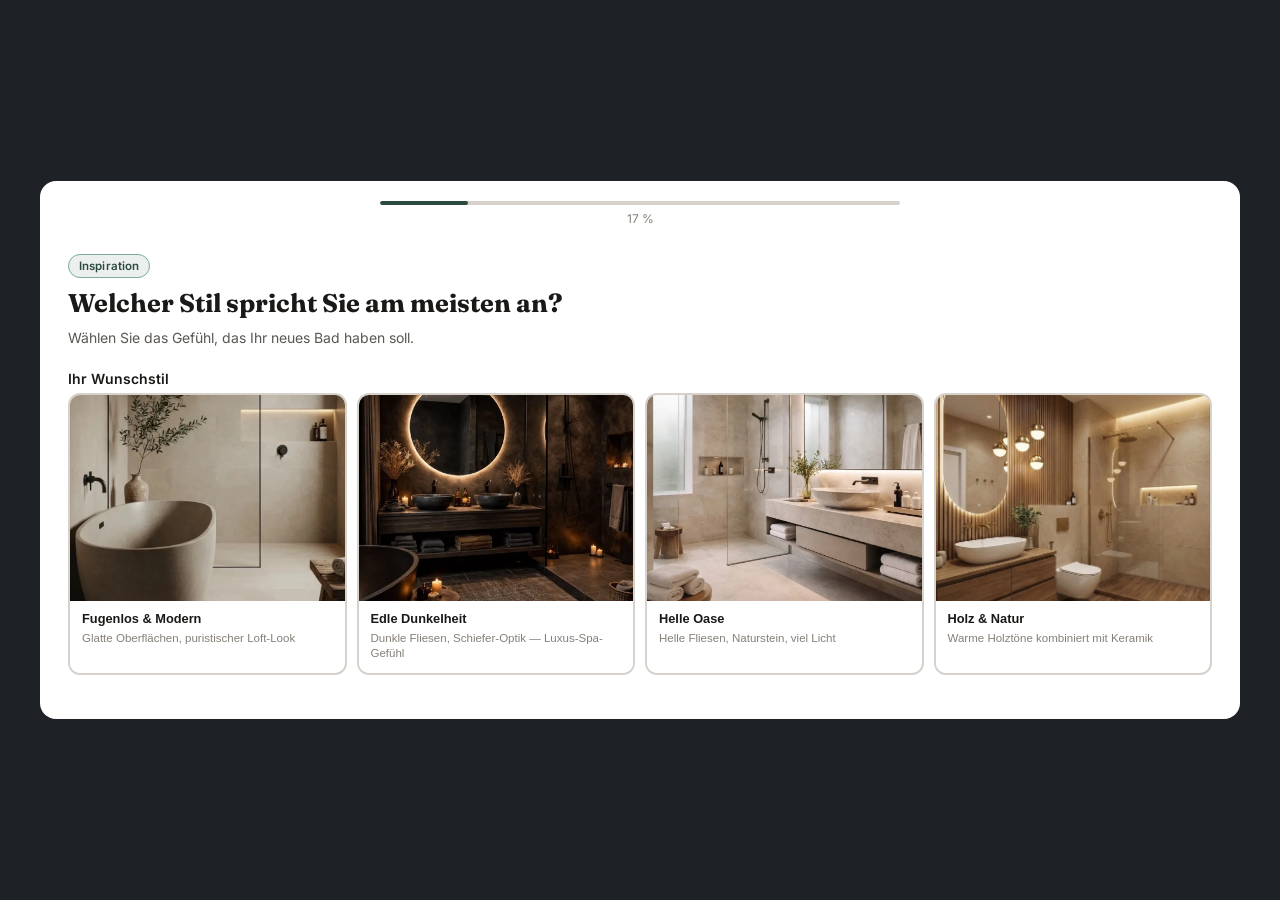
<file: anfrage.html>
<!DOCTYPE html>
<html lang="de">
<head>
  <meta charset="UTF-8">
  <meta name="viewport" content="width=device-width, initial-scale=1.0">
  <title>Badsanierung anfragen — AquaVera Stuttgart</title>
  <meta name="robots" content="noindex, nofollow">
  <link rel="preconnect" href="https://fonts.googleapis.com">
  <link rel="preconnect" href="https://fonts.gstatic.com" crossorigin>
  <link href="https://fonts.googleapis.com/css2?family=Fraunces:ital,opsz,wght@0,9..144,300;0,9..144,400;0,9..144,500;1,9..144,300;1,9..144,400&family=Inter:wght@300;400;500;600&display=swap" rel="stylesheet">
  <link rel="stylesheet" href="form-builder.css">
  <style>
    * { box-sizing: border-box; margin: 0; padding: 0; }
    body {
      background-color: #1E2226;
      min-height: 100vh;
      display: flex;
      align-items: center;
      justify-content: center;
      padding: 24px 16px;
      font-family: 'Inter', system-ui, sans-serif;
    }
    #msf-container { width: 100%; max-width: 760px; }
    .msf-widget {
      --msf-accent:         #2C4A3E;
      --msf-accent-hover:   #243E33;
      --msf-accent-light:   #EBF0EE;
      --msf-accent-ring:    #7BA99E;
      --msf-background:     #FFFFFF;
      --msf-surface:        #FFFFFF;
      --msf-border:         #D6D1CB;
      --msf-border-focus:   #2C4A3E;
      --msf-text-primary:   #1A1917;
      --msf-text-secondary: #3D3A35;
      --msf-text-muted:     #857F77;
      --msf-gold:           #2C4A3E;
      --msf-font-display:   'Fraunces', Georgia, serif;
      --msf-font-body:      'Inter', system-ui, sans-serif;
      --msf-label-color:    #1A1917;
      --msf-image-position: top;
    }
  </style>
</head>
<body>
  <div id="msf-container" data-msf-container></div>
  <script src="aquavera-form-config.js"></script>
  <script src="form-builder.js"></script>
  <script>MultiStepForm.autoInit();</script>
</body>
</html>
</file>
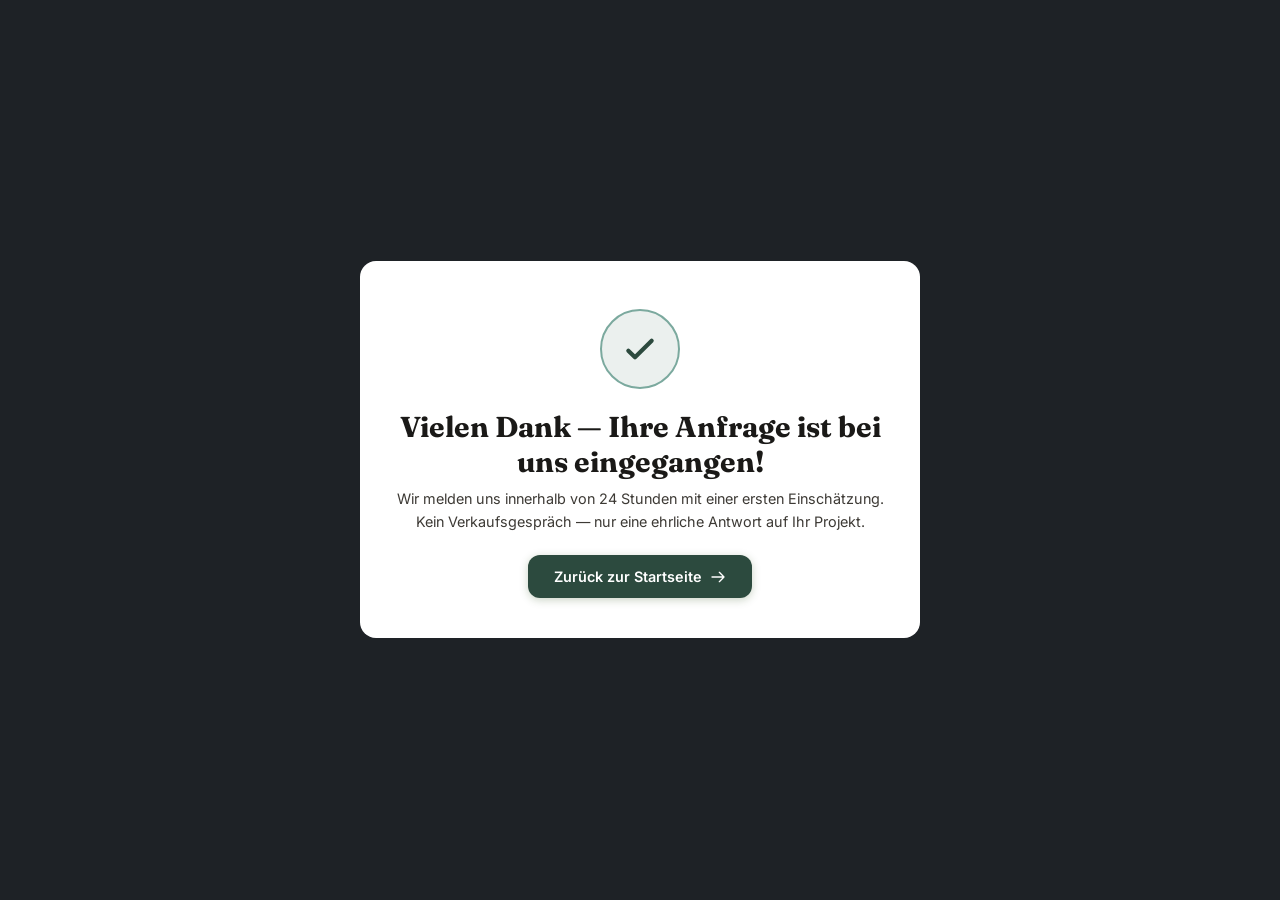
<file: danke.html>
<!DOCTYPE html>
<html lang="de">
<head>
  <meta charset="UTF-8">
  <meta name="viewport" content="width=device-width, initial-scale=1.0">
  <title>Vielen Dank — AquaVera Stuttgart</title>
  <meta name="robots" content="noindex, nofollow">
  <link rel="preconnect" href="https://fonts.googleapis.com">
  <link rel="preconnect" href="https://fonts.gstatic.com" crossorigin>
  <link href="https://fonts.googleapis.com/css2?family=Fraunces:ital,opsz,wght@0,9..144,300;0,9..144,400;0,9..144,500;1,9..144,300;1,9..144,400&family=Inter:wght@300;400;500;600&display=swap" rel="stylesheet">
  <link rel="stylesheet" href="form-builder.css">
  <style>
    * { box-sizing: border-box; margin: 0; padding: 0; }
    body {
      background-color: #1E2226;
      min-height: 100vh;
      display: flex;
      align-items: center;
      justify-content: center;
      padding: 24px 16px;
      font-family: 'Inter', system-ui, sans-serif;
    }
    #msf-thankyou { width: 100%; max-width: 560px; }
    .msf-widget {
      --msf-accent:         #2C4A3E;
      --msf-accent-hover:   #243E33;
      --msf-accent-light:   #EBF0EE;
      --msf-accent-ring:    #7BA99E;
      --msf-background:     #FFFFFF;
      --msf-surface:        #FFFFFF;
      --msf-border:         #D6D1CB;
      --msf-border-focus:   #2C4A3E;
      --msf-text-primary:   #1A1917;
      --msf-text-secondary: #3D3A35;
      --msf-text-muted:     #857F77;
      --msf-gold:           #2C4A3E;
      --msf-font-display:   'Fraunces', Georgia, serif;
      --msf-font-body:      'Inter', system-ui, sans-serif;
      --msf-label-color:    #1A1917;
    }
  </style>
</head>
<body>
  <div id="msf-thankyou"></div>
  <script src="form-builder.js"></script>
  <script>
    MultiStepForm.initThankYou('#msf-thankyou', {
      form_key:            "aquavera-kontakt",
      api_url:             "https://client-dashboard-sand.vercel.app",
      form_name:           "aquavera-kontakt",
      success_message:     "Vielen Dank — Ihre Anfrage ist bei uns eingegangen!",
      success_description: "Wir melden uns innerhalb von 24 Stunden mit einer ersten Einschätzung. Kein Verkaufsgespräch — nur eine ehrliche Antwort auf Ihr Projekt.",
      success_cta_label:   "Zurück zur Startseite",
      success_cta_url:     "index.html",
    });
  </script>
</body>
</html>
</file>
<file: form-builder.css>
/* ============================================================
   MultiStepForm Embed Widget — form-builder.css
   Alle Styles scoped unter .msf-widget
   ============================================================ */

@import url('https://fonts.googleapis.com/css2?family=Fraunces:opsz,wght@9..144,400;9..144,600;9..144,700&family=Plus+Jakarta+Sans:wght@400;500;600;700&display=swap');

/* ── CSS Custom Properties ──────────────────────────────────── */

.msf-widget {
  --msf-background: #FAF8F5;
  --msf-surface: #FFFFFF;
  --msf-border: #E8E2D9;
  --msf-border-focus: #2D5016;
  --msf-text-primary: #1C1917;
  --msf-text-secondary: #78716C;
  --msf-text-muted: #A8A29E;
  --msf-accent: #2D5016;
  --msf-accent-hover: #3a6b1e;
  --msf-accent-light: #F0F5EA;
  --msf-accent-ring: #C8DFB0;
  --msf-gold: #C9A84C;
  --msf-error: #B91C1C;
  --msf-error-bg: #FEF2F2;
  --msf-error-border: #FECACA;
  --msf-font-display: 'Fraunces', Georgia, serif;
  --msf-font-body: 'Plus Jakarta Sans', system-ui, -apple-system, sans-serif;

  font-family: var(--msf-font-body);
  color: var(--msf-text-primary);
  background-color: var(--msf-background);
  border-radius: 16px;
  box-sizing: border-box;
  container-type: inline-size;
  container-name: msf;
  width: 100%;
}

.msf-widget *, .msf-widget *::before, .msf-widget *::after {
  box-sizing: inherit;
}

/* ── Progress Bar ───────────────────────────────────────────── */

.msf-progress {
  padding: 20px 40px 0;
  max-width: 50%;
  margin: 0 auto;
}

.msf-progress-pct {
  display: block;
  text-align: center;
  font-size: 0.75rem;
  color: var(--msf-text-muted);
  margin-top: 6px;
  font-family: var(--msf-font-body);
}

/* Line variant */
.msf-progress-line-track {
  width: 100%;
  height: 4px;
  background: var(--msf-border);
  border-radius: 9999px;
  overflow: hidden;
}

.msf-progress-line-fill {
  height: 100%;
  background: var(--msf-accent);
  border-radius: 9999px;
  transition: width 0.35s ease;
}

/* Steps variant */
.msf-progress-steps {
  display: flex;
  align-items: center;
  width: 100%;
  max-width: 280px;
  margin: 0 auto;
  gap: 0;
}

.msf-progress-step-circle {
  width: 28px;
  height: 28px;
  border-radius: 50%;
  display: flex;
  align-items: center;
  justify-content: center;
  font-size: 0.75rem;
  font-weight: 600;
  flex-shrink: 0;
  transition: background 0.2s, border-color 0.2s, color 0.2s;
}

.msf-progress-step-circle--done {
  background: var(--msf-accent);
  border: 2px solid var(--msf-accent);
  color: white;
}

.msf-progress-step-circle--active {
  width: 30px;
  height: 30px;
  background: var(--msf-accent-light);
  border: 2px solid var(--msf-accent);
  color: var(--msf-accent);
  font-weight: 700;
  box-shadow: 0 2px 8px rgba(0,0,0,0.12);
  animation: msf-pulse-ring 2s ease-in-out infinite;
}

.msf-progress-step-circle--pending {
  background: var(--msf-surface);
  border: 2px solid var(--msf-border);
  color: var(--msf-text-muted);
}

.msf-progress-step-connector {
  flex: 1;
  min-width: 8px;
  height: 2px;
  background: var(--msf-border);
  transition: background 0.3s;
}

.msf-progress-step-connector--done {
  background: var(--msf-accent);
}

/* Dots variant */
.msf-progress-dots {
  display: flex;
  align-items: center;
  justify-content: center;
  gap: 6px;
}

.msf-progress-dot {
  width: 8px;
  height: 8px;
  border-radius: 50%;
  background: var(--msf-border);
  transition: background 0.2s, transform 0.2s;
}

.msf-progress-dot--active {
  background: var(--msf-accent);
  transform: scale(1.35);
}

.msf-progress-dot--done {
  background: var(--msf-accent-ring);
}

/* ── Step ───────────────────────────────────────────────────── */

.msf-step {
  padding: 28px 28px 24px;
  animation: msf-step-in 0.30s cubic-bezier(0.22, 0.61, 0.36, 1) forwards;
}

.msf-step-badge {
  display: inline-flex;
  align-items: center;
  gap: 5px;
  padding: 4px 10px;
  border-radius: 9999px;
  font-size: 0.72rem;
  font-weight: 600;
  letter-spacing: 0.01em;
  margin-bottom: 10px;
  background: var(--msf-accent-light);
  color: var(--msf-accent);
  border: 1px solid var(--msf-accent-ring);
}

.msf-step-title {
  font-family: var(--msf-font-display);
  font-size: 1.6rem;
  font-weight: 700;
  line-height: 1.2;
  color: var(--msf-text-primary);
  margin: 0 0 8px;
}

.msf-step-subtitle {
  font-size: 0.875rem;
  color: var(--msf-text-secondary);
  margin: 0 0 22px;
  line-height: 1.55;
  opacity: 0.85;
}

/* ── Fields ─────────────────────────────────────────────────── */

.msf-fields {
  display: flex;
  flex-direction: column;
  gap: 16px;
}

.msf-field {
  display: flex;
  flex-direction: column;
  gap: 6px;
  position: relative;
}

.msf-field-label {
  font-size: 0.875rem;
  font-weight: 600;
  color: var(--msf-label-color, var(--msf-text-primary));
}

.msf-hint {
  font-size: 0.75rem;
  color: var(--msf-text-muted);
  margin-top: 2px;
}

.msf-error-msg {
  font-size: 0.75rem;
  color: var(--msf-error);
  font-weight: 500;
  animation: msf-shake 0.4s ease;
}

/* ── Text / Email / Phone / Number / Date / Textarea inputs ─── */

.msf-input {
  width: 100%;
  padding: 11px 14px;
  border: 1.5px solid var(--msf-border);
  border-radius: 12px;
  font-size: 0.9rem;
  font-family: var(--msf-font-body);
  color: var(--msf-text-primary);
  background: var(--msf-surface);
  outline: none;
  transition: border-color 0.15s ease, box-shadow 0.15s ease;
  appearance: none;
  -webkit-appearance: none;
}

.msf-input::placeholder {
  color: var(--msf-text-muted);
}

.msf-input:focus {
  border-color: var(--msf-border-focus);
  box-shadow: 0 0 0 3px var(--msf-accent-ring), inset 0 2px 4px rgba(0,0,0,0.03);
}

.msf-input--error {
  border-color: var(--msf-error);
  box-shadow: 0 0 0 3px var(--msf-error-bg);
}

.msf-input--error:focus {
  border-color: var(--msf-error);
  box-shadow: 0 0 0 3px var(--msf-error-bg);
}

textarea.msf-input {
  resize: vertical;
  min-height: 90px;
}

.msf-char-counter {
  display: block;
  text-align: right;
  font-size: 0.72rem;
  color: var(--msf-text-muted);
  margin-top: 4px;
}

/* ── Custom Date Picker ──────────────────────────────────────── */

.msf-date-trigger-wrap {
  display: flex;
  align-items: center;
  border: 1.5px solid var(--msf-border);
  border-radius: 12px;
  background: var(--msf-surface);
  transition: border-color 0.15s;
  overflow: hidden;
}
.msf-date-trigger-wrap:focus-within {
  border-color: var(--msf-accent);
  box-shadow: 0 0 0 3px var(--msf-ring);
}
.msf-date-trigger-wrap--error {
  border-color: #DC2626;
}
.msf-date-trigger-input {
  flex: 1;
  border: none;
  outline: none;
  background: transparent;
  padding: 13px 0 13px 16px;
  font-size: 0.9375rem;
  font-family: inherit;
  color: var(--msf-text-primary);
  min-width: 0;
}
.msf-date-trigger-input::placeholder {
  color: var(--msf-text-muted);
}
.msf-date-icon-btn {
  flex-shrink: 0;
  display: flex;
  align-items: center;
  justify-content: center;
  width: 44px;
  height: 44px;
  border: none;
  background: transparent;
  cursor: pointer;
  color: #A8A29E;
  transition: color 0.15s;
}
.msf-date-icon-btn:hover { color: #2D5016; }
.msf-date-popup {
  position: fixed;
  z-index: 9999;
  background: #ffffff;
  border: 1.5px solid #E8E2D9;
  border-radius: 16px;
  box-shadow: 0 8px 32px rgba(28,25,23,0.14), 0 2px 8px rgba(28,25,23,0.08);
  padding: 16px;
  width: 280px;
  font-family: 'Plus Jakarta Sans', system-ui, sans-serif;
  color: #1C1917;
}
.msf-date-header {
  display: flex;
  align-items: center;
  justify-content: space-between;
  margin-bottom: 12px;
}
.msf-date-nav {
  background: none;
  border: none;
  cursor: pointer;
  font-size: 1.25rem;
  color: #78716C;
  padding: 4px 8px;
  border-radius: 8px;
  transition: background 0.1s, color 0.1s;
  line-height: 1;
  font-family: inherit;
}
.msf-date-nav:hover { background: #F0F5EA; color: #2D5016; }
.msf-date-title {
  font-weight: 600;
  font-size: 0.9rem;
  color: #1C1917;
}
.msf-date-daynames {
  display: grid;
  grid-template-columns: repeat(7, 1fr);
  text-align: center;
  font-size: 0.68rem;
  color: #A8A29E;
  margin-bottom: 6px;
}
.msf-date-grid {
  display: grid;
  grid-template-columns: repeat(7, 1fr);
  gap: 2px;
}
.msf-date-empty { height: 34px; }
.msf-date-day {
  height: 34px;
  border-radius: 8px;
  border: none;
  background: none;
  font-size: 0.8rem;
  font-family: inherit;
  color: #1C1917;
  cursor: pointer;
  transition: background 0.1s, color 0.1s;
}
.msf-date-day:hover:not(:disabled) { background: #F0F5EA; color: #2D5016; }
.msf-date-day--today { font-weight: 700; color: #2D5016; }
.msf-date-day--selected { background: #2D5016 !important; color: #fff !important; font-weight: 600; }
.msf-date-day--disabled { color: #A8A29E; opacity: 0.4; cursor: not-allowed; }

/* ── Number +/– Group ────────────────────────────────────────── */

.msf-number-group {
  display: flex;
  gap: 8px;
  align-items: center;
}
.msf-number-input {
  flex: 1;
  text-align: center;
  min-width: 0;
}
.msf-number-btn {
  width: 44px;
  height: 44px;
  flex-shrink: 0;
  border: 1.5px solid var(--msf-border);
  border-radius: 12px;
  background: var(--msf-surface);
  color: var(--msf-text-secondary);
  cursor: pointer;
  transition: background 0.15s, border-color 0.15s, color 0.15s;
  display: flex;
  align-items: center;
  justify-content: center;
}
.msf-number-btn:hover:not(:disabled) {
  background: var(--msf-accent-light);
  border-color: var(--msf-accent);
  color: var(--msf-accent);
}
.msf-number-btn:disabled {
  opacity: 0.35;
  cursor: not-allowed;
}

/* ── Boolean (Yes/No) ───────────────────────────────────────── */

.msf-boolean-group {
  display: grid;
  grid-template-columns: 1fr 1fr;
  gap: 10px;
}

.msf-boolean-btn {
  padding: 14px 16px;
  border: 1.5px solid var(--msf-border);
  border-radius: 14px;
  background: var(--msf-surface);
  color: var(--msf-text-primary);
  font-size: 0.9rem;
  font-weight: 500;
  font-family: var(--msf-font-body);
  cursor: pointer;
  transition: border-color 0.15s, background 0.15s, box-shadow 0.15s;
  text-align: center;
}

.msf-boolean-btn:hover {
  border-color: var(--msf-accent);
  background: var(--msf-accent-light);
}

.msf-boolean-btn--selected {
  border-color: var(--msf-accent);
  background: var(--msf-accent-light);
  color: var(--msf-accent);
  font-weight: 600;
  box-shadow: 0 0 0 2.5px var(--msf-accent-ring), inset 0 1px 3px rgba(0,0,0,0.06);
}

/* ── Select ─────────────────────────────────────────────────── */

.msf-select-group {
  display: flex;
  flex-direction: column;
  gap: 8px;
}

.msf-select-btn {
  width: 100%;
  padding: 13px 16px;
  border: 1.5px solid var(--msf-border);
  border-radius: 12px;
  background: var(--msf-surface);
  color: var(--msf-text-primary);
  font-size: 0.9rem;
  font-weight: 500;
  font-family: var(--msf-font-body);
  cursor: pointer;
  text-align: left;
  transition: border-color 0.15s, background 0.15s, box-shadow 0.15s;
  display: flex;
  align-items: center;
  gap: 10px;
}

.msf-select-btn:hover {
  border-color: var(--msf-accent);
  background: var(--msf-accent-light);
}

.msf-select-btn--selected {
  border-color: var(--msf-accent);
  background: var(--msf-accent-light);
  color: var(--msf-accent);
  font-weight: 600;
  box-shadow: 0 0 0 2.5px var(--msf-accent-ring), inset 0 1px 3px rgba(0,0,0,0.06);
}

.msf-select-check {
  width: 18px;
  height: 18px;
  border-radius: 50%;
  border: 1.5px solid var(--msf-border);
  flex-shrink: 0;
  display: flex;
  align-items: center;
  justify-content: center;
  transition: background 0.15s, border-color 0.15s;
}

.msf-select-btn--selected .msf-select-check {
  background: var(--msf-accent);
  border-color: var(--msf-accent);
}

/* ── Multi Select ───────────────────────────────────────────── */

.msf-multi-group {
  display: flex;
  flex-wrap: wrap;
  gap: 8px;
}

.msf-multi-btn {
  padding: 9px 16px;
  border: 1.5px solid var(--msf-border);
  border-radius: 9999px;
  background: var(--msf-surface);
  color: var(--msf-text-secondary);
  font-size: 0.85rem;
  font-weight: 500;
  font-family: var(--msf-font-body);
  cursor: pointer;
  transition: border-color 0.15s, background 0.15s, color 0.15s;
}

.msf-multi-btn:hover {
  border-color: var(--msf-accent);
  color: var(--msf-accent);
}

.msf-multi-btn--selected {
  border-color: var(--msf-accent);
  background: var(--msf-accent);
  color: #FFFFFF;
  font-weight: 600;
}

.msf-multi-btn--selected:hover {
  background: var(--msf-accent-hover);
  color: #FFFFFF;
}

.msf-multi-counter {
  font-size: 0.75rem;
  color: var(--msf-text-muted);
  margin-top: 6px;
}

.msf-multi-check {
  font-size: 0.8em;
  opacity: 0.85;
  min-width: 1em;
  display: inline-block;
}

/* ── Image Select ───────────────────────────────────────────── */

.msf-image-grid {
  display: grid;
  grid-template-columns: repeat(2, 1fr);
  gap: 8px;
}

.msf-widget--image-step .msf-step {
  padding-left: 16px;
  padding-right: 16px;
}

@container msf (min-width: 520px) {
  .msf-image-grid {
    gap: 10px;
  }
  .msf-image-grid-3,
  .msf-image-grid-6 {
    grid-template-columns: repeat(3, 1fr);
  }
}

/* Image-Step width constraint */
.msf-widget--image-step {
  max-width: 1080px;
}

@container msf (min-width: 520px) and (max-width: 699px) {
  .msf-image-ratio img {
    aspect-ratio: 20 / 17;
  }
  .msf-image-grid-6 .msf-image-ratio img {
    aspect-ratio: 3 / 2;
  }
}

@container msf (min-width: 700px) {
  .msf-image-grid-4 {
    grid-template-columns: repeat(4, 1fr);
  }
  .msf-image-ratio img {
    aspect-ratio: 20 / 17;
  }
  .msf-image-grid-4 .msf-image-ratio img {
    aspect-ratio: 4 / 3;
  }
  .msf-image-grid-6 .msf-image-ratio img {
    aspect-ratio: 5 / 3;
  }
  .msf-image-grid-6 .msf-image-btn-label {
    padding: 7px 10px 8px;
    min-height: 36px;
  }
  .msf-image-grid-6 .msf-image-btn-title {
    font-size: 0.75rem;
  }
  .msf-image-btn-title {
    font-size: 0.8rem;
  }
  .msf-image-btn-desc {
    font-size: 0.68rem;
  }
  .msf-widget--image-step .msf-step {
    padding-left: 28px;
    padding-right: 28px;
  }
}

.msf-image-btn {
  display: flex;
  flex-direction: column;
  border: 2px solid var(--msf-border);
  border-radius: 12px;
  overflow: hidden;
  background: var(--msf-surface);
  cursor: pointer;
  padding: 0;
  transition: border-color 0.15s, box-shadow 0.15s, transform 0.15s;
  text-align: left;
}

.msf-image-btn .msf-image-ratio {
  flex: 0 0 auto;
}

.msf-image-btn:hover {
  border-color: var(--msf-accent);
  transform: translateY(-1px);
  box-shadow: 0 4px 12px rgba(45,80,22,0.12);
}

.msf-image-btn--selected {
  border-color: var(--msf-accent);
  box-shadow: 0 0 0 3px var(--msf-accent-ring);
  animation: msf-tile-select 0.18s ease;
}

.msf-image-btn--selected .msf-image-btn-label {
  background: var(--msf-accent);
}

.msf-image-btn--selected .msf-image-btn-title {
  color: #FFFFFF;
}

.msf-image-btn--selected .msf-image-btn-desc {
  color: rgba(255, 255, 255, 0.8);
}

.msf-image-ratio {
  position: relative;
  width: 100%;
  overflow: hidden;
  background: var(--msf-border);
}

.msf-image-ratio img {
  display: block;
  width: 100%;
  aspect-ratio: 4 / 3;
  object-fit: cover;
  object-position: var(--msf-image-position, top);
  transition: transform 0.3s ease;
}

.msf-image-btn:hover .msf-image-ratio img {
  transform: scale(1.04);
}

.msf-image-btn-label {
  padding: 10px 12px 12px;
  min-height: 48px;
  display: flex;
  flex-direction: column;
  justify-content: flex-start;
  flex: 1 1 auto;
  background: var(--msf-surface);
}

.msf-image-btn-title {
  font-size: 0.8rem;
  font-weight: 600;
  color: var(--msf-text-primary);
  display: block;
  line-height: 1.3;
  word-break: break-word;
  overflow-wrap: break-word;
  hyphens: auto;
  -webkit-hyphens: auto;
}

.msf-image-btn-desc {
  font-size: 0.72rem;
  color: var(--msf-text-muted);
  display: block;
  margin-top: 3px;
  line-height: 1.3;
}

.msf-image-selected-badge {
  position: absolute;
  top: 6px;
  right: 6px;
  width: 22px;
  height: 22px;
  border-radius: 50%;
  background: var(--msf-accent);
  display: flex;
  align-items: center;
  justify-content: center;
}

/* ── Slider ─────────────────────────────────────────────────── */

.msf-slider-wrap {
  display: flex;
  flex-direction: column;
  gap: 8px;
}

.msf-slider-display {
  font-size: 1.5rem;
  font-weight: 700;
  font-family: var(--msf-font-display);
  color: var(--msf-accent);
  text-align: center;
}

.msf-slider {
  -webkit-appearance: none;
  appearance: none;
  width: 100%;
  height: 6px;
  border-radius: 9999px;
  outline: none;
  cursor: pointer;
  background: var(--msf-border); /* Firefox fallback: track visible */
}

.msf-slider::-webkit-slider-runnable-track {
  height: 6px;
  border-radius: 9999px;
  background: linear-gradient(
    to right,
    var(--msf-accent) 0%,
    var(--msf-accent) var(--msf-slider-pct, 50%),
    var(--msf-border) var(--msf-slider-pct, 50%),
    var(--msf-border) 100%
  );
}

.msf-slider::-moz-range-track {
  height: 6px;
  border-radius: 9999px;
  background: var(--msf-border);
}

.msf-slider::-moz-range-progress {
  height: 6px;
  border-radius: 9999px;
  background: var(--msf-accent);
}

.msf-slider::-webkit-slider-thumb {
  -webkit-appearance: none;
  appearance: none;
  width: 22px;
  height: 22px;
  border-radius: 50%;
  background: white;
  border: 2px solid var(--msf-accent);
  box-shadow: 0 2px 8px rgba(0,0,0,0.15), 0 0 0 3px var(--msf-accent-ring);
  margin-top: -8px;
  transition: box-shadow 0.15s ease, transform 0.15s ease;
  cursor: pointer;
}

.msf-slider::-moz-range-thumb {
  width: 22px;
  height: 22px;
  border-radius: 50%;
  background: white;
  border: 2px solid var(--msf-accent);
  box-shadow: 0 2px 8px rgba(0,0,0,0.15);
  cursor: pointer;
}

.msf-slider:focus-visible::-webkit-slider-thumb {
  box-shadow: 0 2px 8px rgba(0,0,0,0.2), 0 0 0 4px var(--msf-accent-ring);
  transform: scale(1.1);
}

.msf-slider-labels {
  display: flex;
  justify-content: space-between;
  font-size: 0.72rem;
  color: var(--msf-text-muted);
}

/* ── Loader Step ────────────────────────────────────────────── */

.msf-loader {
  display: flex;
  flex-direction: column;
  align-items: center;
  justify-content: center;
  padding: 56px 28px;
  gap: 20px;
}

.msf-spinner {
  width: 40px;
  height: 40px;
  border: 2.5px solid var(--msf-accent-ring);
  border-top-color: var(--msf-accent);
  border-radius: 50%;
  animation: msf-loader-spin 0.75s linear infinite;
}

.msf-loader-message {
  font-size: 0.95rem;
  color: var(--msf-text-secondary);
  text-align: center;
}

/* ── Navigation ─────────────────────────────────────────────── */

.msf-nav {
  display: flex;
  align-items: center;
  justify-content: flex-end;
  gap: 10px;
  margin-top: 20px;
}

.msf-nav--has-back {
  justify-content: space-between;
}

.msf-btn-back {
  display: inline-flex;
  align-items: center;
  gap: 6px;
  padding: 10px 12px;
  border: none;
  border-radius: 10px;
  background: transparent;
  color: var(--msf-text-muted);
  font-size: 0.875rem;
  font-weight: 500;
  font-family: var(--msf-font-body);
  cursor: pointer;
  transition: background 0.15s, color 0.15s;
}

.msf-btn-back:hover {
  background: rgba(0,0,0,0.04);
  color: var(--msf-text-secondary);
}

.msf-btn-next {
  display: inline-flex;
  align-items: center;
  gap: 8px;
  padding: 12px 24px;
  border: none;
  border-radius: 12px;
  background: var(--msf-accent);
  color: white;
  font-size: 0.9rem;
  font-weight: 600;
  font-family: var(--msf-font-body);
  cursor: pointer;
  transition: background 0.15s, transform 0.15s, box-shadow 0.15s;
  box-shadow: 0 2px 8px rgba(45,80,22,0.25);
}

.msf-btn-next:hover {
  background: var(--msf-accent-hover);
  transform: translateY(-1px);
  box-shadow: 0 4px 14px rgba(45,80,22,0.3);
}

.msf-btn-next:active {
  transform: translateY(1px);
  box-shadow: 0 1px 4px rgba(45,80,22,0.2);
}

.msf-btn-next:disabled {
  opacity: 0.65;
  cursor: not-allowed;
  transform: none;
}

/* ── Submit Error Banner ────────────────────────────────────── */

.msf-error-banner {
  margin: 12px 28px 0;
  padding: 12px 14px;
  border-radius: 12px;
  background: var(--msf-error-bg);
  border: 1px solid var(--msf-error-border);
  color: var(--msf-error);
  font-size: 0.85rem;
  display: flex;
  align-items: center;
  justify-content: space-between;
  gap: 10px;
}

.msf-error-retry {
  background: none;
  border: none;
  color: var(--msf-error);
  font-size: 0.85rem;
  font-weight: 600;
  font-family: var(--msf-font-body);
  cursor: pointer;
  text-decoration: underline;
  flex-shrink: 0;
  padding: 0;
}

/* ── Success Screen ─────────────────────────────────────────── */

.msf-success {
  padding: 48px 28px 40px;
  text-align: center;
  position: relative;
  overflow: hidden;
}

.msf-confetti-piece {
  position: absolute;
  width: 8px;
  height: 8px;
  border-radius: 2px;
  animation: msf-confetti-fall 1.2s ease forwards;
}

.msf-checkmark-circle {
  width: 80px;
  height: 80px;
  border-radius: 50%;
  background: var(--msf-accent-light);
  border: 2px solid var(--msf-accent-ring);
  display: flex;
  align-items: center;
  justify-content: center;
  margin: 0 auto 20px;
  animation: msf-success-pop 0.5s cubic-bezier(0.34, 1.56, 0.64, 1) forwards;
}

.msf-checkmark-path {
  stroke-dasharray: 40;
  stroke-dashoffset: 40;
  animation: msf-checkmark-draw 0.4s ease 0.3s forwards;
}

.msf-success-title {
  font-family: var(--msf-font-display);
  font-size: 1.8rem;
  font-weight: 700;
  color: var(--msf-text-primary);
  margin: 0 0 8px;
}

.msf-success-desc {
  font-size: 0.9rem;
  color: var(--msf-text-secondary);
  margin: 0 0 22px;
  line-height: 1.6;
}

.msf-success-summary {
  width: 100%;
  max-width: 360px;
  margin: 0 auto 22px;
  border: 1px solid var(--msf-border);
  border-radius: 12px;
  overflow: hidden;
  text-align: left;
}
.msf-success-summary-row {
  display: flex;
  justify-content: space-between;
  align-items: baseline;
  gap: 12px;
  padding: 8px 14px;
  font-size: 0.82rem;
}
.msf-success-summary-row + .msf-success-summary-row {
  border-top: 1px solid var(--msf-border);
}
.msf-success-summary-label {
  color: var(--msf-text-muted);
  flex-shrink: 0;
}
.msf-success-summary-value {
  color: var(--msf-text);
  font-weight: 600;
  text-align: right;
}

.msf-success-cta {
  display: inline-flex;
  align-items: center;
  gap: 8px;
  padding: 13px 26px;
  border-radius: 12px;
  background: var(--msf-accent);
  color: white;
  font-size: 0.9rem;
  font-weight: 600;
  font-family: var(--msf-font-body);
  text-decoration: none;
  transition: background 0.15s, transform 0.15s, box-shadow 0.15s;
  box-shadow: 0 2px 8px rgba(45,80,22,0.25);
}

.msf-success-cta:hover {
  background: var(--msf-accent-hover);
  transform: translateY(-1px);
  box-shadow: 0 4px 14px rgba(45,80,22,0.3);
}

/* ── Animations ─────────────────────────────────────────────── */

@keyframes msf-step-in {
  from { opacity: 0; transform: translateY(10px); }
  to   { opacity: 1; transform: translateY(0); }
}

@keyframes msf-tile-select {
  0%   { transform: scale(1); }
  40%  { transform: scale(0.96); }
  100% { transform: scale(1); }
}

@keyframes msf-shake {
  0%, 100% { transform: translateX(0); }
  20%       { transform: translateX(-4px); }
  40%       { transform: translateX(4px); }
  60%       { transform: translateX(-3px); }
  80%       { transform: translateX(3px); }
}

@keyframes msf-checkmark-draw {
  from { stroke-dashoffset: 40; opacity: 0; }
  to   { stroke-dashoffset: 0; opacity: 1; }
}

@keyframes msf-success-pop {
  0%   { transform: scale(0.6); opacity: 0; }
  70%  { transform: scale(1.08); opacity: 1; }
  100% { transform: scale(1); opacity: 1; }
}

@keyframes msf-confetti-fall {
  0%   { transform: translateY(0) rotate(0deg); opacity: 1; }
  100% { transform: translateY(180px) rotate(360deg); opacity: 0; }
}

@keyframes msf-pulse-ring {
  0%   { box-shadow: 0 0 0 0 rgba(45, 80, 22, 0.3); }
  70%  { box-shadow: 0 0 0 8px rgba(45, 80, 22, 0); }
  100% { box-shadow: 0 0 0 0 rgba(45, 80, 22, 0); }
}

@keyframes msf-loader-spin {
  from { transform: rotate(0deg); }
  to   { transform: rotate(360deg); }
}

/* ── Reduced Motion ──────────────────────────────────────────── */

@media (prefers-reduced-motion: reduce) {
  .msf-step { animation: none; }
  .msf-confetti-piece { animation: none; opacity: 0; }
  .msf-checkmark-circle { animation: none; transform: scale(1); opacity: 1; }
  .msf-checkmark-path { animation: none; stroke-dashoffset: 0; }
  .msf-progress-step-circle--active { animation: none; }
  .msf-spinner { animation-duration: 1.5s; }
}
</file>
